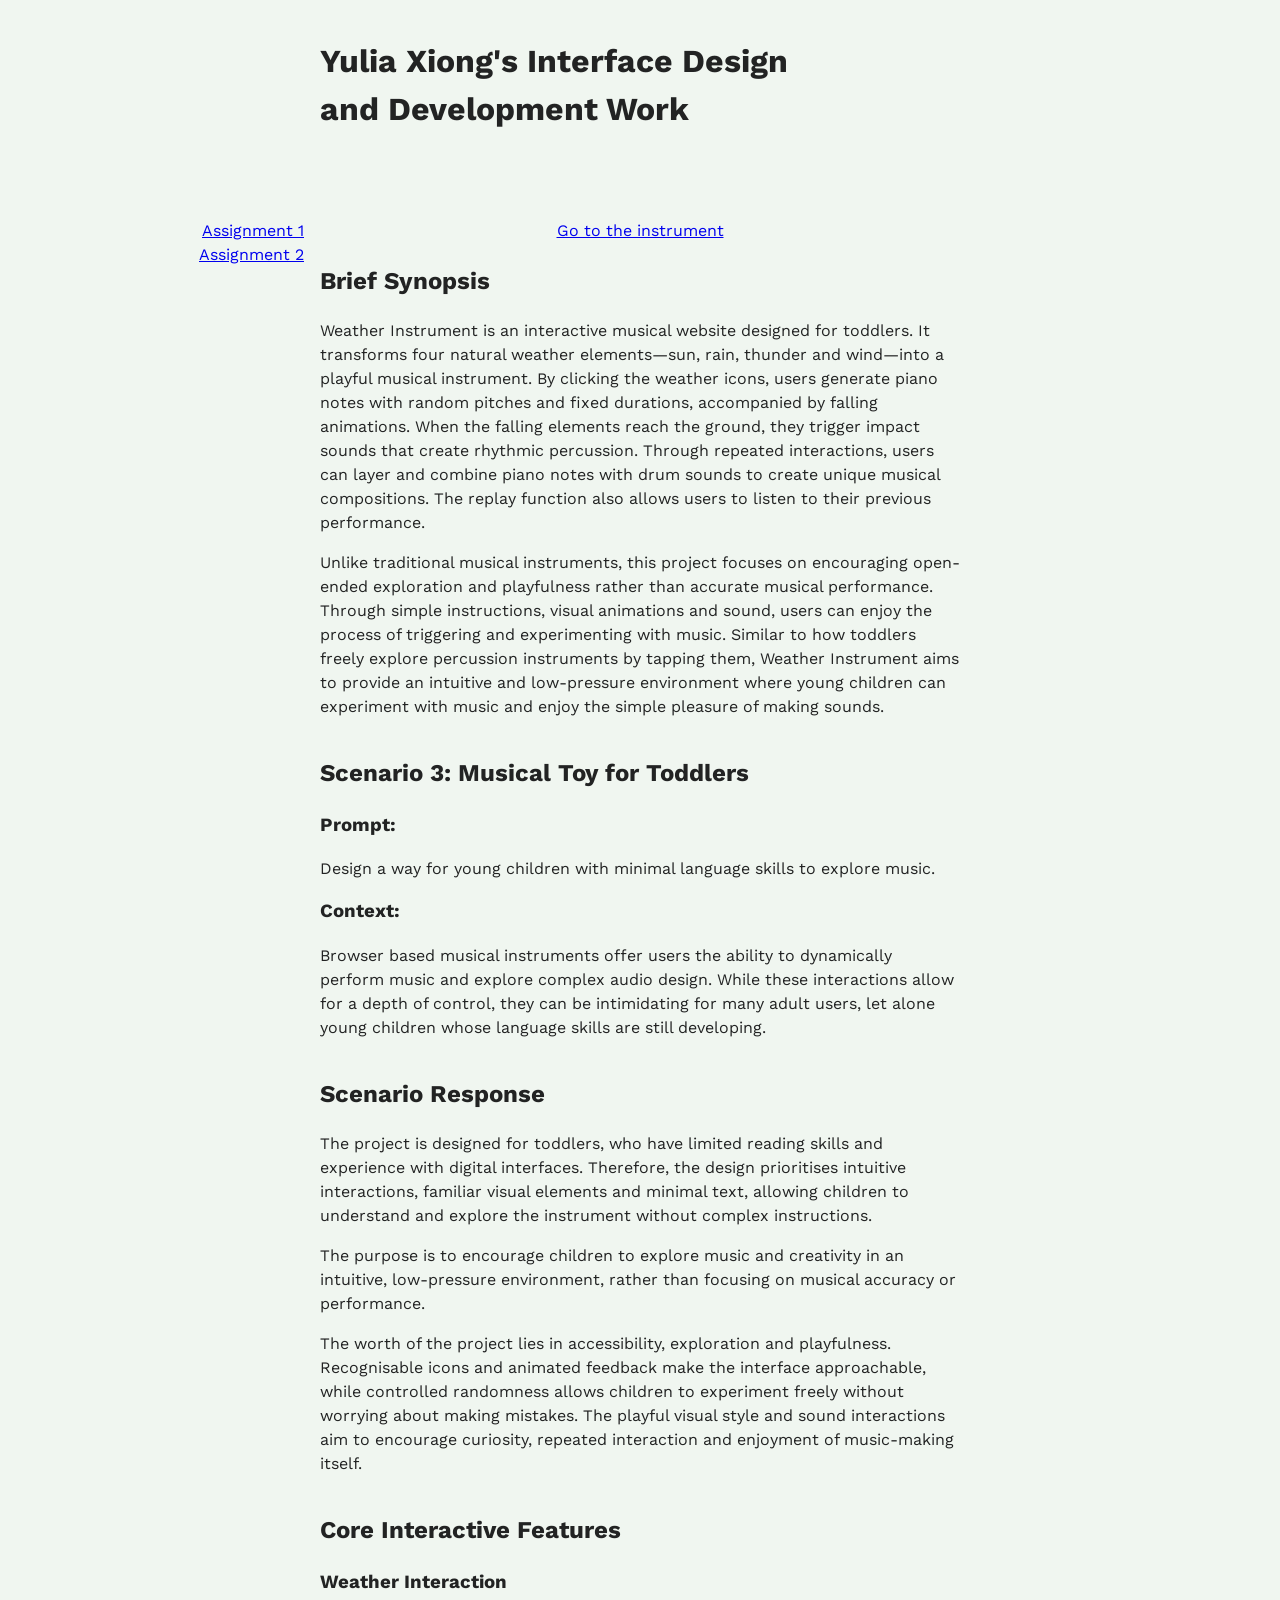
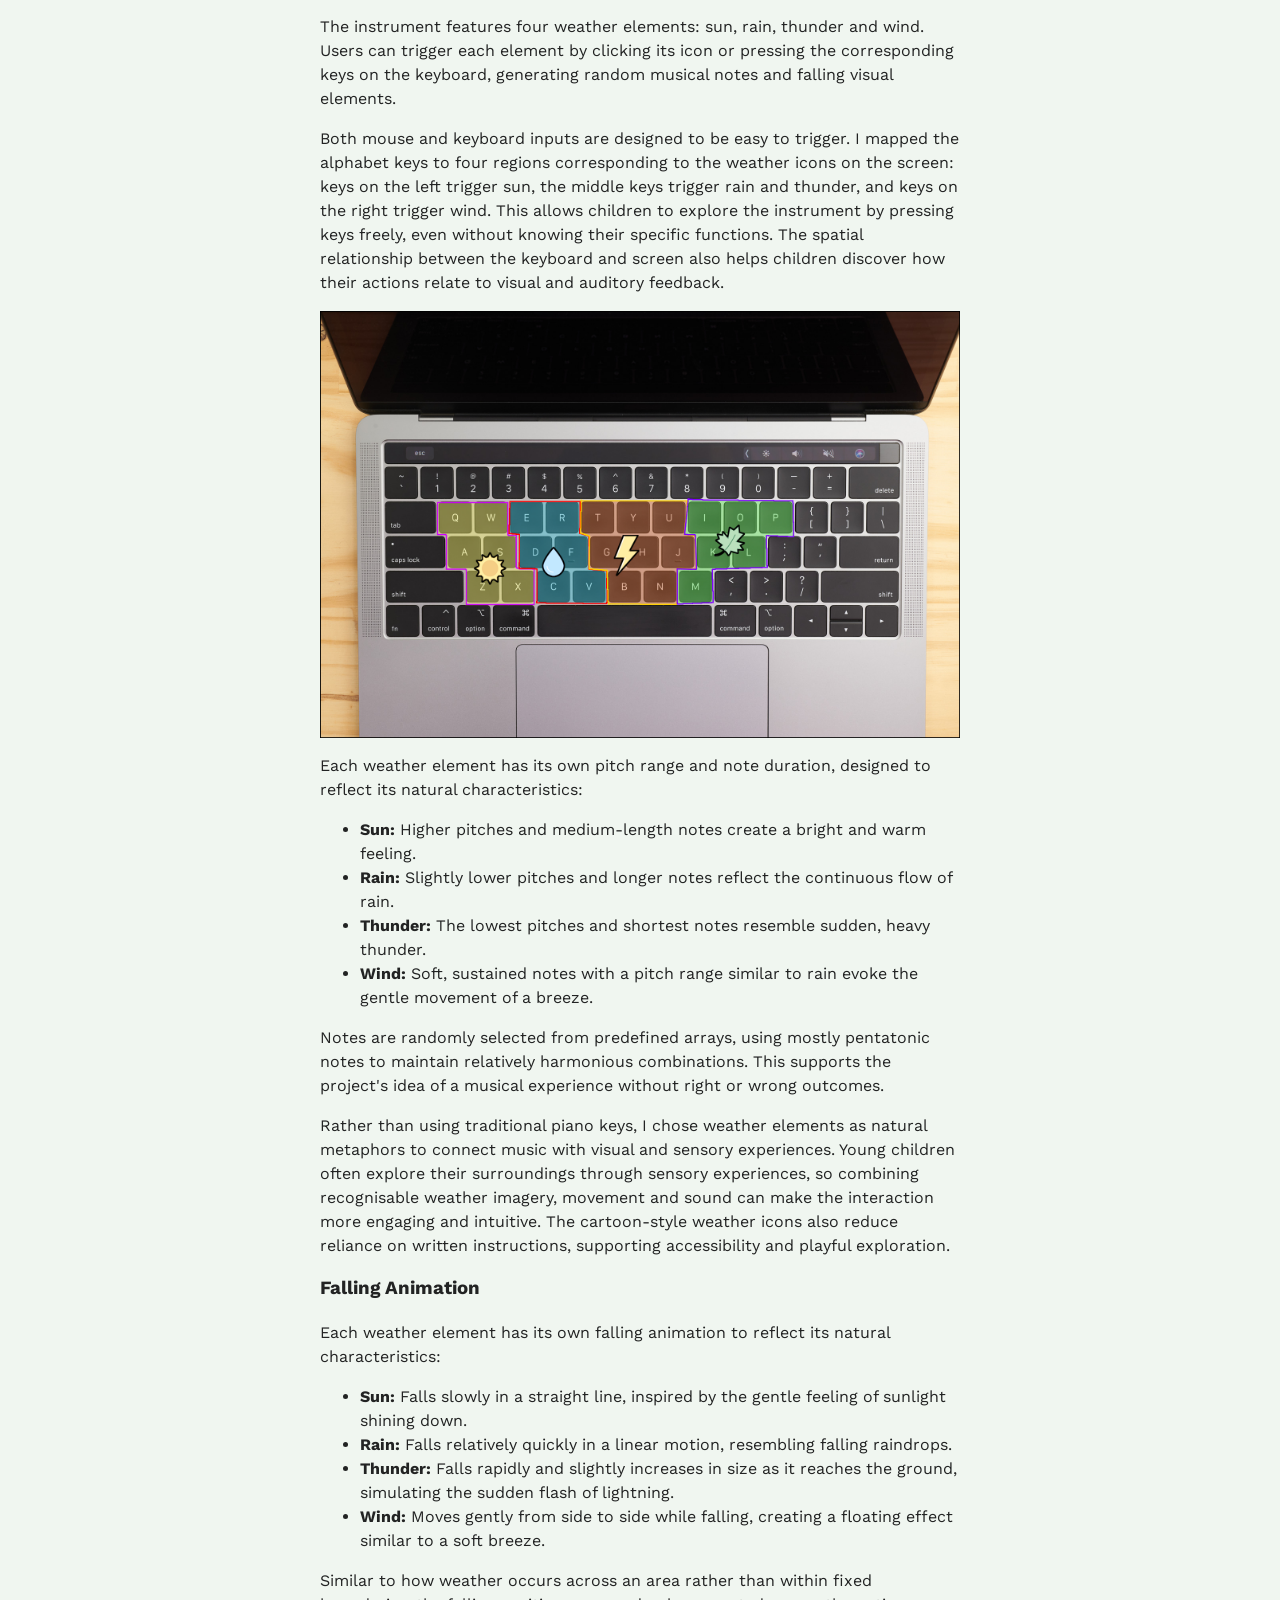
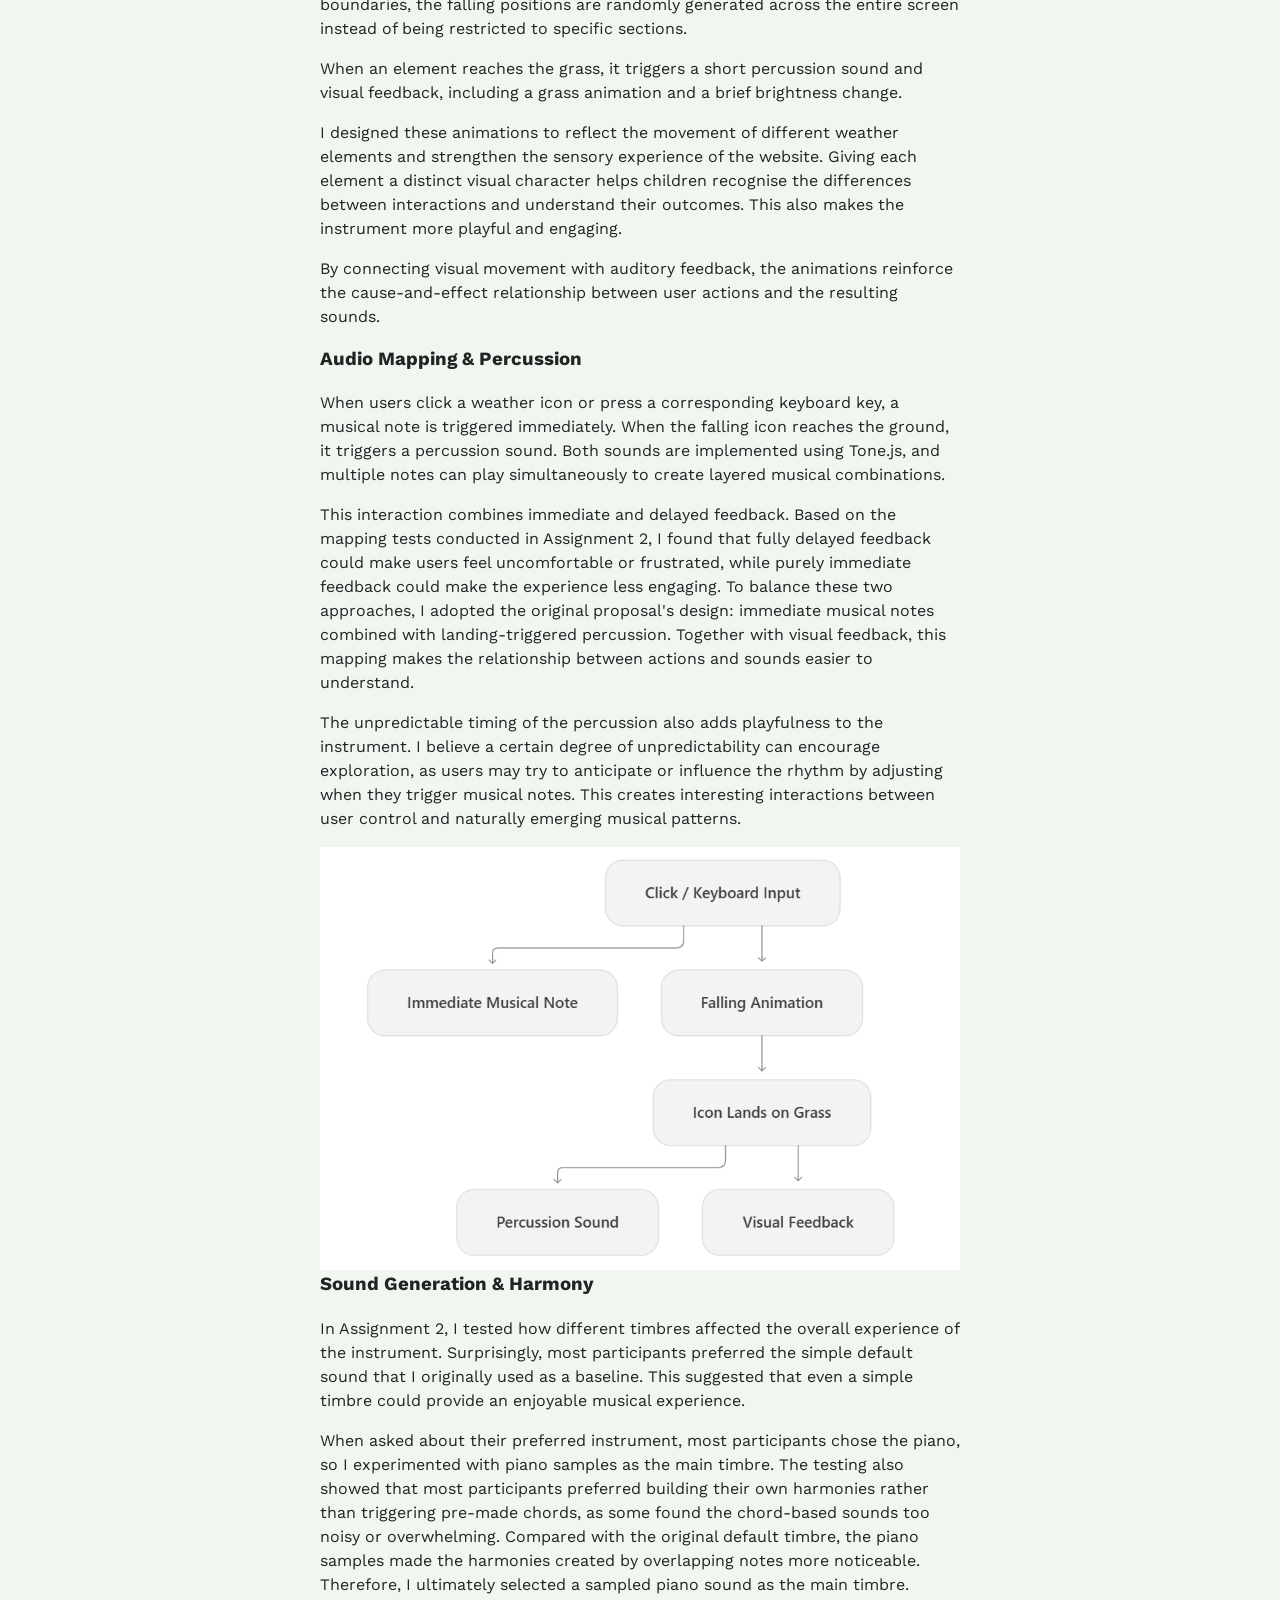
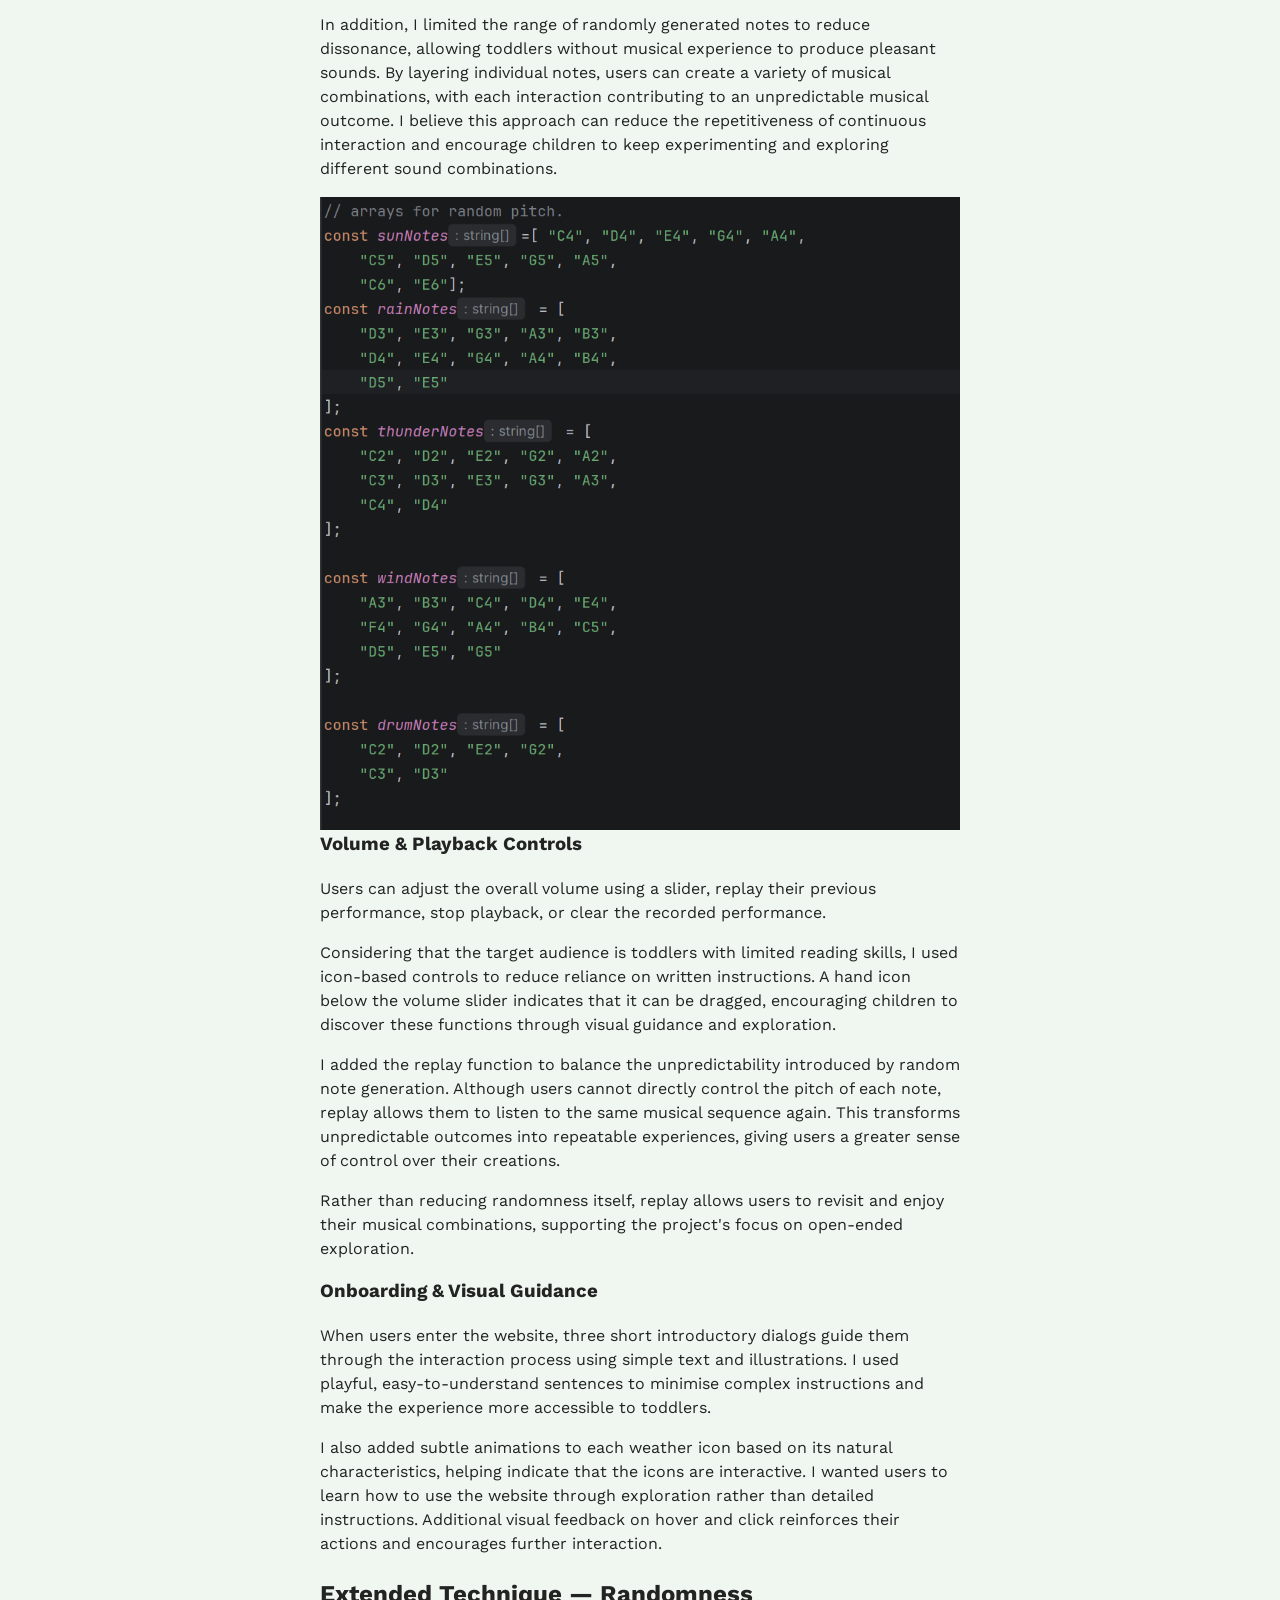
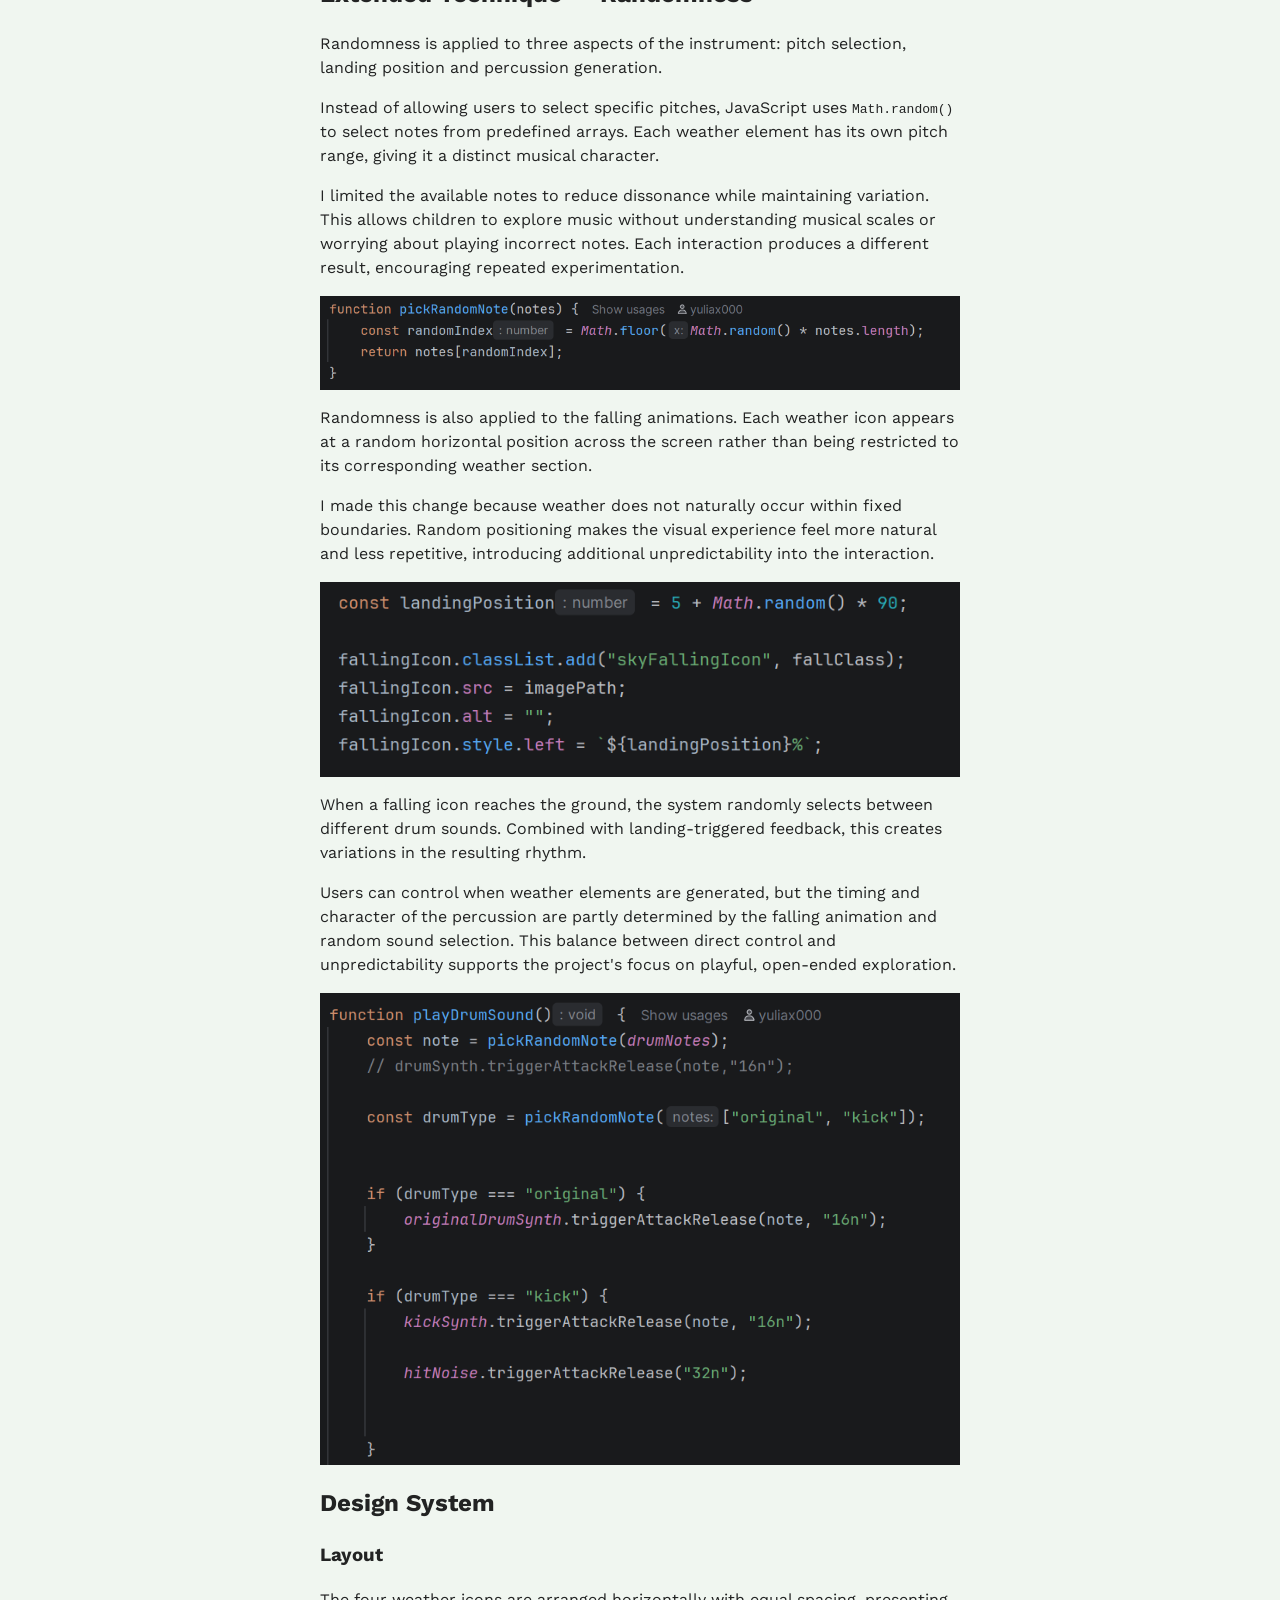
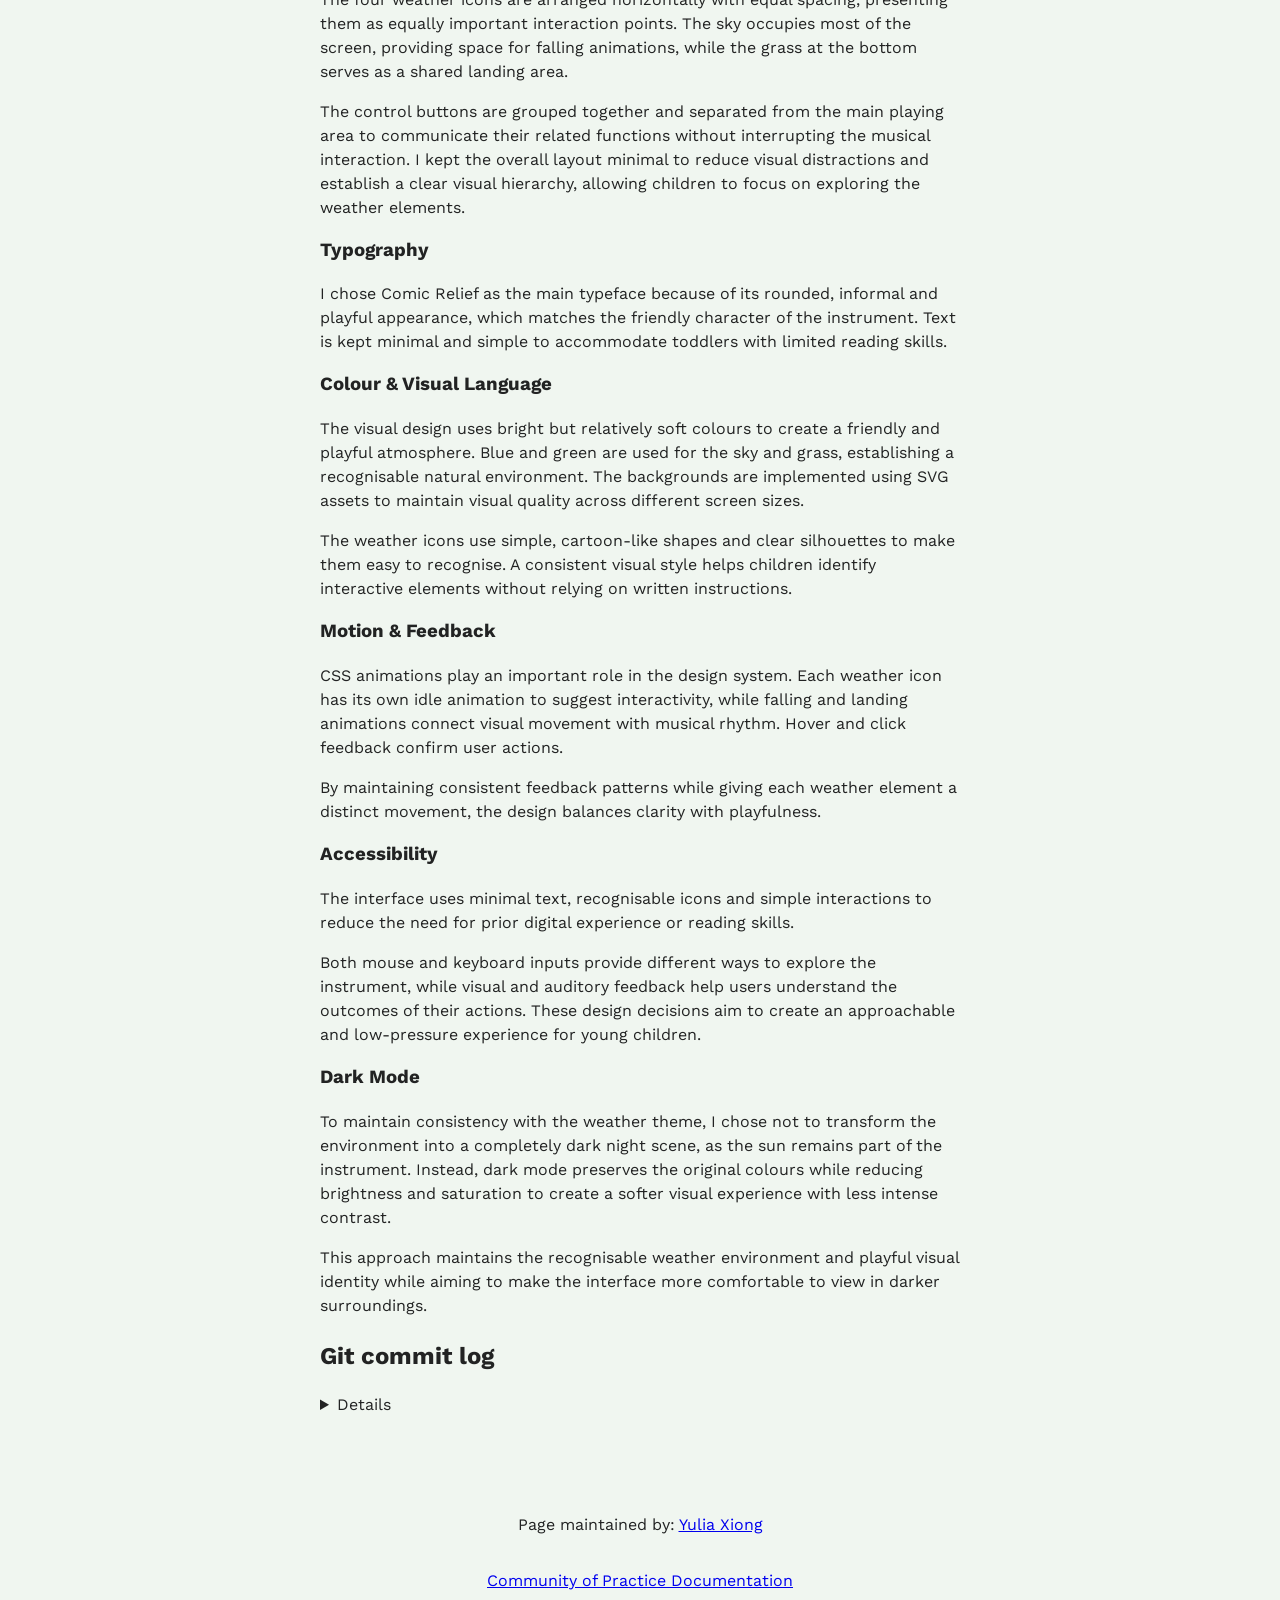
<file: index.html>
<!doctype html>
<html lang="en">
<head>
    <meta charset="UTF-8">
    <meta name="viewport"
          content="width=device-width, user-scalable=no, initial-scale=1.0, maximum-scale=1.0, minimum-scale=1.0">
    <meta http-equiv="X-UA-Compatible" content="ie=edge">

<!-- !!!!! -->
<!--    change this to refer to your specific page  -->
    <title>Yulia's Work Index</title>

<!-- !!!!! -->
<!--  change this to your preferred icon  -->
    <!-- favicon was sourced from favicon.io but the original graphics are copyright 2020 Twitter, Inc
    and other contributors -->
    <!-- They are licensed under CC-BY 4.0 as linked below -->
    <!-- https://creativecommons.org/licenses/by/4.0/ -->
    <link rel="icon" type="image/png" href="./assets/icons/cat.png">

    <link rel="stylesheet" href="reset.css">
    <link rel="stylesheet" href="style.css">
</head>
<body>

    <header>
<!-- !!!!! -->
<!--    change this to your preferred online name  -->
        <h1>Yulia Xiong's Interface Design and Development Work</h1>
    </header>

    <div class="mainNavContainer">

        <nav>
            <a href="./assignment1.html">Assignment 1</a>
            <a href="./assignment2.html">Assignment 2</a>
        </nav>

        <main>
<!--            <section id="intro-section">-->
<!--                <p>Lorem ipsum dolor sit amet, consectetur adipiscing elit. In ultrices ipsum eu urna dictum imperdiet. Proin mollis non eros ac ultricies. Aenean faucibus ex non imperdiet tincidunt. Donec ac enim vel velit tristique interdum nec non sapien. Aenean blandit eleifend odio, nec faucibus mi accumsan eget. Pellentesque luctus orci sit amet lorem varius, sit amet vehicula odio rutrum. Praesent nec pretium lacus. Phasellus bibendum sapien leo, ac accumsan tellus luctus eget. Vestibulum volutpat sapien vel tortor euismod scelerisque. Sed luctus finibus leo. Pellentesque finibus hendrerit porta. Nulla feugiat leo eu imperdiet ultrices. Cras vestibulum leo vel arcu dictum imperdiet. Ut vehicula neque sed libero mattis, quis pharetra nunc tempor.-->

<!--                    Donec maximus ligula sit amet congue tincidunt. Maecenas aliquam a dolor id interdum. Integer sagittis justo sapien, nec semper enim sollicitudin a. Ut hendrerit nisi quis metus pretium, facilisis pretium dolor blandit. Nullam vitae neque nibh. Ut quis sapien quam. Curabitur dignissim tortor nec nibh faucibus, aliquet volutpat turpis vestibulum. Sed in condimentum arcu. Integer pulvinar lobortis nulla. Donec iaculis, tortor nec commodo posuere, justo est luctus neque, nec euismod elit turpis id nisl.-->

<!--                    Morbi non ex rutrum est fermentum ornare a eu ante. Nulla volutpat iaculis justo ut ultrices. Sed vel scelerisque ipsum, at dignissim augue. Nunc finibus posuere aliquam. Donec nec augue feugiat, ullamcorper dui ut, dapibus urna. Nulla quis porttitor urna. Mauris sapien lacus, dapibus quis euismod id, fermentum sed tellus. Maecenas dignissim fringilla tortor et consectetur.-->

<!--                    Cras sed tortor mi. Etiam odio augue, varius a sapien ac, faucibus mollis ipsum. Etiam quis lectus turpis. Proin quis tortor lorem. Suspendisse ultricies ipsum sit amet sem cursus efficitur. Quisque sed feugiat diam, sed dignissim sapien. Maecenas vel risus eu lectus blandit tincidunt a eget ante. Quisque tincidunt sapien ut vehicula finibus. Nam et auctor velit, ut cursus nisl. Curabitur eu orci ipsum. Lorem ipsum dolor sit amet, consectetur adipiscing elit. Sed ultricies arcu a imperdiet porta.</p>-->
<!--            </section>-->
            <section id="linkToProject">
                <a href=" https://yuliax000.github.io/weatheraudioinstrument/">Go to the instrument</a>
            </section>


            <section id="brief-synopsis">
                <h2>Brief Synopsis</h2>

                <p>
                    Weather Instrument is an interactive musical website designed
                    for toddlers. It transforms four natural weather elements—sun,
                    rain, thunder and wind—into a playful musical instrument.
                    By clicking the weather icons, users generate piano notes
                    with random pitches and fixed durations, accompanied by
                    falling animations. When the falling elements reach the ground,
                    they trigger impact sounds that create rhythmic percussion.
                    Through repeated interactions, users can layer and combine
                    piano notes with drum sounds to create unique musical
                    compositions. The replay function also allows users to
                    listen to their previous performance.
                </p>

                <p>
                    Unlike traditional musical instruments, this project focuses
                    on encouraging open-ended exploration and playfulness rather
                    than accurate musical performance. Through simple instructions,
                    visual animations and sound, users can enjoy the process of
                    triggering and experimenting with music. Similar to how toddlers
                    freely explore percussion instruments by tapping them,
                    Weather Instrument aims to provide an intuitive and low-pressure
                    environment where young children can experiment with music
                    and enjoy the simple pleasure of making sounds.
                </p>
            </section>


            <section id="design-scenario">
                <h2>Scenario 3: Musical Toy for Toddlers</h2>

                <h3>Prompt:</h3>
                <p>
                    Design a way for young children with minimal language skills
                    to explore music.
                </p>

                <h3>Context:</h3>
                <p>
                    Browser based musical instruments offer users the ability
                    to dynamically perform music and explore complex audio design.
                    While these interactions allow for a depth of control,
                    they can be intimidating for many adult users, let alone
                    young children whose language skills are still developing.
                </p>
            </section>


            <section id="scenario-response">
                <h2>Scenario Response</h2>

                <p>
                    The project is designed for toddlers, who have limited reading
                    skills and experience with digital interfaces. Therefore, the
                    design prioritises intuitive interactions, familiar visual
                    elements and minimal text, allowing children to understand
                    and explore the instrument without complex instructions.
                </p>

                <p>
                    The purpose is to encourage children to explore music and
                    creativity in an intuitive, low-pressure environment, rather
                    than focusing on musical accuracy or performance.
                </p>

                <p>
                    The worth of the project lies in accessibility, exploration
                    and playfulness. Recognisable icons and animated feedback
                    make the interface approachable, while controlled randomness
                    allows children to experiment freely without worrying about
                    making mistakes. The playful visual style and sound
                    interactions aim to encourage curiosity, repeated interaction
                    and enjoyment of music-making itself.
                </p>
            </section>


            <section id="core-interactive-features">
                <h2>Core Interactive Features</h2>

                <section id="weather-interaction">
                    <h3>Weather Interaction</h3>

                    <p>
                        The instrument features four weather elements: sun, rain,
                        thunder and wind. Users can trigger each element by clicking
                        its icon or pressing the corresponding keys on the keyboard,
                        generating random musical notes and falling visual elements.
                    </p>

                    <p>
                        Both mouse and keyboard inputs are designed to be easy to
                        trigger. I mapped the alphabet keys to four regions
                        corresponding to the weather icons on the screen: keys on
                        the left trigger sun, the middle keys trigger rain and
                        thunder, and keys on the right trigger wind. This allows
                        children to explore the instrument by pressing keys freely,
                        even without knowing their specific functions. The spatial
                        relationship between the keyboard and screen also helps
                        children discover how their actions relate to visual and
                        auditory feedback.
                    </p>
                    <img src="./assets/keyboard-mapping.png" alt="keyboardMapping">

                    <p>
                        Each weather element has its own pitch range and note
                        duration, designed to reflect its natural characteristics:
                    </p>

                    <ul>
                        <li>
                            <strong>Sun:</strong>
                            Higher pitches and medium-length notes create a bright
                            and warm feeling.
                        </li>

                        <li>
                            <strong>Rain:</strong>
                            Slightly lower pitches and longer notes reflect the
                            continuous flow of rain.
                        </li>

                        <li>
                            <strong>Thunder:</strong>
                            The lowest pitches and shortest notes resemble sudden,
                            heavy thunder.
                        </li>

                        <li>
                            <strong>Wind:</strong>
                            Soft, sustained notes with a pitch range similar to rain
                            evoke the gentle movement of a breeze.
                        </li>
                    </ul>

                    <p>
                        Notes are randomly selected from predefined arrays, using
                        mostly pentatonic notes to maintain relatively harmonious
                        combinations. This supports the project's idea of a musical
                        experience without right or wrong outcomes.
                    </p>

                    <p>
                        Rather than using traditional piano keys, I chose weather
                        elements as natural metaphors to connect music with visual
                        and sensory experiences. Young children often explore their
                        surroundings through sensory experiences, so combining
                        recognisable weather imagery, movement and sound can make
                        the interaction more engaging and intuitive. The
                        cartoon-style weather icons also reduce reliance on written
                        instructions, supporting accessibility and playful
                        exploration.
                    </p>

                </section>


                <section id="falling-animation">
                    <h3>Falling Animation</h3>

                    <p>
                        Each weather element has its own falling animation to reflect
                        its natural characteristics:
                    </p>

                    <ul>
                        <li>
                            <strong>Sun:</strong>
                            Falls slowly in a straight line, inspired by the gentle
                            feeling of sunlight shining down.
                        </li>

                        <li>
                            <strong>Rain:</strong>
                            Falls relatively quickly in a linear motion,
                            resembling falling raindrops.
                        </li>

                        <li>
                            <strong>Thunder:</strong>
                            Falls rapidly and slightly increases in size as it
                            reaches the ground, simulating the sudden flash
                            of lightning.
                        </li>

                        <li>
                            <strong>Wind:</strong>
                            Moves gently from side to side while falling,
                            creating a floating effect similar to a soft breeze.
                        </li>
                    </ul>

                    <p>
                        Similar to how weather occurs across an area rather than
                        within fixed boundaries, the falling positions are randomly
                        generated across the entire screen instead of being restricted
                        to specific sections.
                    </p>

                    <p>
                        When an element reaches the grass, it triggers a short
                        percussion sound and visual feedback, including a grass
                        animation and a brief brightness change.
                    </p>

                    <p>
                        I designed these animations to reflect the movement of
                        different weather elements and strengthen the sensory
                        experience of the website. Giving each element a distinct
                        visual character helps children recognise the differences
                        between interactions and understand their outcomes.
                        This also makes the instrument more playful and engaging.
                    </p>

                    <p>
                        By connecting visual movement with auditory feedback,
                        the animations reinforce the cause-and-effect relationship
                        between user actions and the resulting sounds.
                    </p>
                </section>

                <section id="audio-mapping">
                    <h3>Audio Mapping &amp; Percussion</h3>

                    <p>
                        When users click a weather icon or press a corresponding
                        keyboard key, a musical note is triggered immediately.
                        When the falling icon reaches the ground, it triggers
                        a percussion sound. Both sounds are implemented using
                        Tone.js, and multiple notes can play simultaneously to
                        create layered musical combinations.
                    </p>

                    <p>
                        This interaction combines immediate and delayed feedback.
                        Based on the mapping tests conducted in Assignment 2,
                        I found that fully delayed feedback could make users feel
                        uncomfortable or frustrated, while purely immediate
                        feedback could make the experience less engaging.
                        To balance these two approaches, I adopted the original
                        proposal's design: immediate musical notes combined with
                        landing-triggered percussion. Together with visual
                        feedback, this mapping makes the relationship between
                        actions and sounds easier to understand.
                    </p>

                    <p>
                        The unpredictable timing of the percussion also adds
                        playfulness to the instrument. I believe a certain degree
                        of unpredictability can encourage exploration, as users
                        may try to anticipate or influence the rhythm by adjusting
                        when they trigger musical notes. This creates interesting
                        interactions between user control and naturally emerging
                        musical patterns.
                    </p>

                    <img src="./assets/flowchart.png" alt="flowChart">
                </section>


                <section id="sound-generation">
                    <h3>Sound Generation &amp; Harmony</h3>

                    <p>
                        In Assignment 2, I tested how different timbres affected
                        the overall experience of the instrument. Surprisingly,
                        most participants preferred the simple default sound
                        that I originally used as a baseline. This suggested
                        that even a simple timbre could provide an enjoyable
                        musical experience.
                    </p>

                    <p>
                        When asked about their preferred instrument, most
                        participants chose the piano, so I experimented with
                        piano samples as the main timbre. The testing also showed
                        that most participants preferred building their own
                        harmonies rather than triggering pre-made chords, as some
                        found the chord-based sounds too noisy or overwhelming.
                        Compared with the original default timbre, the piano
                        samples made the harmonies created by overlapping notes
                        more noticeable. Therefore, I ultimately selected a
                        sampled piano sound as the main timbre.
                    </p>

                    <p>
                        In addition, I limited the range of randomly generated
                        notes to reduce dissonance, allowing toddlers without
                        musical experience to produce pleasant sounds. By layering
                        individual notes, users can create a variety of musical
                        combinations, with each interaction contributing to an
                        unpredictable musical outcome. I believe this approach
                        can reduce the repetitiveness of continuous interaction
                        and encourage children to keep experimenting and exploring
                        different sound combinations.
                    </p>
                    <img src="./assets/random-notes.png" alt="randomNotes">
                </section>

                <section id="volume-playback-controls">
                    <h3>Volume &amp; Playback Controls</h3>

                    <p>
                        Users can adjust the overall volume using a slider,
                        replay their previous performance, stop playback,
                        or clear the recorded performance.
                    </p>

                    <p>
                        Considering that the target audience is toddlers with
                        limited reading skills, I used icon-based controls to
                        reduce reliance on written instructions. A hand icon
                        below the volume slider indicates that it can be dragged,
                        encouraging children to discover these functions through
                        visual guidance and exploration.
                    </p>

                    <p>
                        I added the replay function to balance the unpredictability
                        introduced by random note generation. Although users cannot
                        directly control the pitch of each note, replay allows
                        them to listen to the same musical sequence again.
                        This transforms unpredictable outcomes into repeatable
                        experiences, giving users a greater sense of control
                        over their creations.
                    </p>

                    <p>
                        Rather than reducing randomness itself, replay allows
                        users to revisit and enjoy their musical combinations,
                        supporting the project's focus on open-ended exploration.
                    </p>
                </section>

                <section id="onboarding-visual-guidance">
                    <h3>Onboarding &amp; Visual Guidance</h3>

                    <p>
                        When users enter the website, three short introductory
                        dialogs guide them through the interaction process using
                        simple text and illustrations. I used playful,
                        easy-to-understand sentences to minimise complex
                        instructions and make the experience more accessible
                        to toddlers.
                    </p>

                    <p>
                        I also added subtle animations to each weather icon
                        based on its natural characteristics, helping indicate
                        that the icons are interactive. I wanted users to learn
                        how to use the website through exploration rather than
                        detailed instructions. Additional visual feedback on
                        hover and click reinforces their actions and encourages
                        further interaction.
                    </p>
                </section>

                <section id="extended-technique">
                    <h2>Extended Technique — Randomness</h2>

                    <p>
                        Randomness is applied to three aspects of the instrument:
                        pitch selection, landing position and
                            percussion generation.
                    </p>
                    

                    <p>
                        Instead of allowing users to select specific pitches,
                        JavaScript uses <code>Math.random()</code> to select notes
                        from predefined arrays. Each weather element has its own
                        pitch range, giving it a distinct musical character.
                    </p>

                    <p>
                        I limited the available notes to reduce dissonance while
                        maintaining variation. This allows children to explore
                        music without understanding musical scales or worrying
                        about playing incorrect notes. Each interaction produces
                        a different result, encouraging repeated experimentation.
                    </p>
                    <img src="./assets/random-pitch-code.png" alt="randomPitchCode">


                    <p>
                        Randomness is also applied to the falling animations.
                        Each weather icon appears at a random horizontal position
                        across the screen rather than being restricted to its
                        corresponding weather section.
                    </p>

                    <p>
                        I made this change because weather does not naturally
                        occur within fixed boundaries. Random positioning makes
                        the visual experience feel more natural and less repetitive,
                        introducing additional unpredictability into the interaction.
                    </p>
                    <img src="./assets/random-position-code.png" alt="randomPositionCode">


                    <p>
                        When a falling icon reaches the ground, the system randomly
                        selects between different drum sounds. Combined with
                        landing-triggered feedback, this creates variations in
                        the resulting rhythm.
                    </p>

                    <p>
                        Users can control when weather elements are generated,
                        but the timing and character of the percussion are partly
                        determined by the falling animation and random sound
                        selection. This balance between direct control and
                        unpredictability supports the project's focus on playful,
                        open-ended exploration.
                    </p>
                    <img src="./assets/random-drum-code.png" alt="randomeDrumCode">
                </section>


                <section id="design-system">
                    <h2>Design System</h2>

                    <section id="layout">
                        <h3>Layout</h3>

                        <p>
                            The four weather icons are arranged horizontally with
                            equal spacing, presenting them as equally important
                            interaction points. The sky occupies most of the screen,
                            providing space for falling animations, while the grass
                            at the bottom serves as a shared landing area.
                        </p>

                        <p>
                            The control buttons are grouped together and separated
                            from the main playing area to communicate their related
                            functions without interrupting the musical interaction.
                            I kept the overall layout minimal to reduce visual
                            distractions and establish a clear visual hierarchy,
                            allowing children to focus on exploring the weather elements.
                        </p>
                    </section>

                    <section id="typography">
                        <h3>Typography</h3>

                        <p>
                            I chose Comic Relief as the main typeface because of its
                            rounded, informal and playful appearance, which matches
                            the friendly character of the instrument. Text is kept
                            minimal and simple to accommodate toddlers with limited
                            reading skills.
                        </p>
                    </section>

                    <section id="colour-visual-language">
                        <h3>Colour &amp; Visual Language</h3>

                        <p>
                            The visual design uses bright but relatively soft colours
                            to create a friendly and playful atmosphere. Blue and green
                            are used for the sky and grass, establishing a recognisable
                            natural environment. The backgrounds are implemented using
                            SVG assets to maintain visual quality across different
                            screen sizes.
                        </p>

                        <p>
                            The weather icons use simple, cartoon-like shapes and clear
                            silhouettes to make them easy to recognise. A consistent
                            visual style helps children identify interactive elements
                            without relying on written instructions.
                        </p>
                    </section>

                    <section id="motion-feedback">
                        <h3>Motion &amp; Feedback</h3>

                        <p>
                            CSS animations play an important role in the design system.
                            Each weather icon has its own idle animation to suggest
                            interactivity, while falling and landing animations connect
                            visual movement with musical rhythm. Hover and click
                            feedback confirm user actions.
                        </p>

                        <p>
                            By maintaining consistent feedback patterns while giving
                            each weather element a distinct movement, the design
                            balances clarity with playfulness.
                        </p>
                    </section>

                    <section id="accessibility">
                        <h3>Accessibility</h3>

                        <p>
                            The interface uses minimal text, recognisable icons and
                            simple interactions to reduce the need for prior digital
                            experience or reading skills.
                        </p>

                        <p>
                            Both mouse and keyboard inputs provide different ways to
                            explore the instrument, while visual and auditory feedback
                            help users understand the outcomes of their actions.
                            These design decisions aim to create an approachable and
                            low-pressure experience for young children.
                        </p>
                    </section>

                    <section id="dark-mode">
                        <h3>Dark Mode</h3>

                        <p>
                            To maintain consistency with the weather theme, I chose
                            not to transform the environment into a completely dark
                            night scene, as the sun remains part of the instrument.
                            Instead, dark mode preserves the original colours while
                            reducing brightness and saturation to create a softer
                            visual experience with less intense contrast.
                        </p>

                        <p>
                            This approach maintains the recognisable weather
                            environment and playful visual identity while aiming
                            to make the interface more comfortable to view in
                            darker surroundings.
                        </p>
                    </section>
                </section>

            <section id="git-commit-log">
                <h2>Git commit log</h2>
                <details>

                    <table>

                        <thead><tr>

                            <th>Author</th>
                            <th>Date</th>
                            <th>Subject</th>
                            <th>Body</th>

                        </tr></thead>

                        <tbody>

                        <tr>

                            <td>yuliax000</td>
                            <td>Wed Jul 29 15:17:33 2026 +1000</td>
                            <td> adding the first button</td>
                            <td>create new html, css and javascript document. Import Tone.js,  add function to play a note and link it to the sound check button</td>

                        </tr>

                        <tr>

                            <td>yuliax000</td>
                            <td>Wed Aug 12 14:49:34 2026 +1000</td>
                            <td>add a modal and button</td>
                            <td>add a modal and button at the start of website</td>

                        </tr>

                        <tr>

                            <td>yuliax000</td>
                            <td>Wed Aug 12 14:56:32 2026 +1000</td>
                            <td>run toneInit</td>
                            <td>add a function called toneInit,  to run it after dialog closed</td>

                        </tr>

                        <tr>

                            <td>yuliax000</td>
                            <td>Wed Aug 12 15:55:33 2026 +1000</td>
                            <td>we added design system css</td>
                            <td>set up some variables for color and applied style to dialog box</td>

                        </tr>

                        <tr>

                            <td>yuliax000</td>
                            <td>Thu Aug 13 13:53:53 2026 +1000</td>
                            <td>change color</td>
                            <td></td>

                        </tr>

                        <tr>

                            <td>yuliax000</td>
                            <td>Sat Aug 15 16:34:33 2026 +1000</td>
                            <td>divide the sections and add container</td>
                            <td>I add weather container and drum container to the page.</td>

                        </tr>

                        <tr>

                            <td>yuliax000</td>
                            <td>Sat Aug 15 17:30:50 2026 +1000</td>
                            <td>add id to all sections</td>
                            <td></td>

                        </tr>

                        <tr>

                            <td>yuliax000</td>
                            <td>Sat Aug 15 19:29:17 2026 +1000</td>
                            <td>bind click events to these sections</td>
                            <td>I bound click events to some sample notes to these sections</td>

                        </tr>

                        <tr>

                            <td>yuliax000</td>
                            <td>Sun Aug 16 14:00:31 2026 +1000</td>
                            <td>add click events</td>
                            <td>I add basic click events to sections</td>

                        </tr>

                        <tr>

                            <td>yuliax000</td>
                            <td>Sun Aug 16 15:20:46 2026 +1000</td>
                            <td>add emoji visual effects</td>
                            <td>I add some basic emoji falling animation to each event listener.</td>

                        </tr>

                        <tr>

                            <td>yuliax000</td>
                            <td>Sun Aug 16 15:40:05 2026 +1000</td>
                            <td>random pitch and drum setting</td>
                            <td>I add random pitch to each section and add drum sound after animation end to pretend it crashed</td>

                        </tr>

                        <tr>

                            <td>yuliax000</td>
                            <td>Mon Aug 24 12:00:29 2026 +1000</td>
                            <td>add some animation for hitting drum</td>
                            <td></td>

                        </tr>

                        <tr>

                            <td>yuliax000</td>
                            <td>Mon Aug 24 17:24:09 2026 +1000</td>
                            <td>test branch change</td>
                            <td></td>

                        </tr>

                        <tr>

                            <td>yuliax000</td>
                            <td>Mon Aug 24 17:24:57 2026 +1000</td>
                            <td>adding text to Sun</td>
                            <td></td>

                        </tr>

                        <tr>

                            <td>yuliax000</td>
                            <td>Mon Aug 24 17:30:32 2026 +1000</td>
                            <td>change note length</td>
                            <td></td>

                        </tr>

                        <tr>

                            <td>yuliax000</td>
                            <td>Mon Aug 24 17:47:23 2026 +1000</td>
                            <td>only add oscillator</td>
                            <td></td>

                        </tr>

                        <tr>

                            <td>yuliax000</td>
                            <td>Mon Aug 24 17:56:35 2026 +1000</td>
                            <td>temporarily save the version with reverb</td>
                            <td></td>

                        </tr>

                        <tr>

                            <td>yuliax000</td>
                            <td>Tue Sep 15 15:49:12 2026 +1000</td>
                            <td>adjust drum sound</td>
                            <td>I adjust the drum sound</td>

                        </tr>

                        <tr>

                            <td>yuliax000</td>
                            <td>Tue Sep 15 16:05:14 2026 +1000</td>
                            <td>wear headphones</td>
                            <td>I add "Please wear headphones for the best experience" to intro</td>

                        </tr>

                        <tr>

                            <td>yuliax000</td>
                            <td>Tue Sep 15 16:26:33 2026 +1000</td>
                            <td>change icon</td>
                            <td></td>

                        </tr>

                        <tr>

                            <td>yuliax000</td>
                            <td>Tue Sep 15 21:03:58 2026 +1000</td>
                            <td>change thunder timbre</td>
                            <td></td>

                        </tr>

                        <tr>

                            <td>yuliax000</td>
                            <td>Tue Sep 15 21:15:44 2026 +1000</td>
                            <td>commit_history output</td>
                            <td></td>

                        </tr>

                        <tr>

                            <td>yuliax000</td>
                            <td>Wed Sep 23 15:15:55 2026 +1000</td>
                            <td>add the audio slider to html and css</td>
                            <td>I added a audio slider to html and css file. Haven't connected to the real function</td>

                        </tr>

                        <tr>

                            <td>yuliax000</td>
                            <td>Wed Sep 23 15:18:02 2026 +1000</td>
                            <td>adjusting the layout</td>
                            <td>I find that the page can be scrolled down while I don't want that. As a result I change the css of main container</td>

                        </tr>

                        <tr>

                            <td>yuliax000</td>
                            <td>Wed Sep 23 15:25:25 2026 +1000</td>
                            <td>adding style to slider</td>
                            <td>I add some customized style to the slider</td>

                        </tr>

                        <tr>

                            <td>yuliax000</td>
                            <td>Wed Sep 23 15:34:51 2026 +1000</td>
                            <td>change emoji hand to picture</td>
                            <td>I change the emoji hand,  which is underneath the slider,  to picture</td>

                        </tr>

                        <tr>

                            <td>yuliax000</td>
                            <td>Thu Sep 24 16:46:54 2026 +1000</td>
                            <td>dark mode</td>
                            <td>I implemented the dark mode because I find the borders are invisible in dark mode</td>

                        </tr>

                        <tr>

                            <td>yuliax000</td>
                            <td>Thu Sep 24 17:28:29 2026 +1000</td>
                            <td>commit history</td>
                            <td></td>

                        </tr>

                        <tr>

                            <td>yuliax000</td>
                            <td>Thu Sep 24 18:19:29 2026 +1000</td>
                            <td>adding comments</td>
                            <td></td>

                        </tr>

                        <tr>

                            <td>yuliax000</td>
                            <td>Tue Oct 6 20:26:00 2026 +1100</td>
                            <td>adding hand icon</td>
                            <td>I added a hand icon to indicates the volume slider</td>

                        </tr>

                        <tr>

                            <td>yuliax000</td>
                            <td>Tue Oct 6 20:57:13 2026 +1100</td>
                            <td>replace the emoji to image</td>
                            <td></td>

                        </tr>

                        <tr>

                            <td>yuliax000</td>
                            <td>Wed Oct 7 13:35:12 2026 +1100</td>
                            <td>adjusting the position of icons</td>
                            <td></td>

                        </tr>

                        <tr>

                            <td>yuliax000</td>
                            <td>Wed Oct 7 13:55:13 2026 +1100</td>
                            <td>Merge branch 'soundTest1'</td>
                            <td></td>

                        </tr>

                        <tr>

                            <td>yuliax000</td>
                            <td>Wed Oct 7 13:57:35 2026 +1100</td>
                            <td>Update main.js</td>
                            <td></td>

                        </tr>

                        <tr>

                            <td>yuliax000</td>
                            <td>Wed Oct 7 14:06:33 2026 +1100</td>
                            <td>resolve the problem caused by accidentally merge</td>
                            <td></td>

                        </tr>

                        <tr>

                            <td>yuliax000</td>
                            <td>Wed Oct 7 14:14:01 2026 +1100</td>
                            <td>adding grass pop up function in js</td>
                            <td></td>

                        </tr>

                        <tr>

                            <td>yuliax000</td>
                            <td>Wed Oct 7 14:21:14 2026 +1100</td>
                            <td>adding visual to the drum land</td>
                            <td>I let the grass randomly generated in the drum land,  but it feels not that match...It might need more consideration</td>

                        </tr>

                        <tr>

                            <td>yuliax000</td>
                            <td>Wed Oct 7 14:55:47 2026 +1100</td>
                            <td>change the falling logic</td>
                            <td>adding function to allow icons falling from sky and grass appears in the corresponding position</td>

                        </tr>

                        <tr>

                            <td>yuliax000</td>
                            <td>Wed Oct 7 15:02:30 2026 +1100</td>
                            <td>adding style to the grass</td>
                            <td></td>

                        </tr>

                        <tr>

                            <td>yuliax000</td>
                            <td>Wed Oct 7 15:17:29 2026 +1100</td>
                            <td>delete the border</td>
                            <td></td>

                        </tr>

                        <tr>

                            <td>yuliax000</td>
                            <td>Wed Oct 7 15:26:39 2026 +1100</td>
                            <td>trying to draw background in css</td>
                            <td></td>

                        </tr>

                        <tr>

                            <td>yuliax000</td>
                            <td>Thu Oct 8 14:48:09 2026 +1100</td>
                            <td>adding background svg</td>
                            <td></td>

                        </tr>

                        <tr>

                            <td>yuliax000</td>
                            <td>Thu Oct 8 15:22:29 2026 +1100</td>
                            <td>night mode</td>
                            <td>I adjust the appearance of night mode</td>

                        </tr>

                        <tr>

                            <td>yuliax000</td>
                            <td>Thu Oct 8 16:05:43 2026 +1100</td>
                            <td>adding effects to sun icon</td>
                            <td></td>

                        </tr>

                        <tr>

                            <td>yuliax000</td>
                            <td>Thu Oct 8 16:13:55 2026 +1100</td>
                            <td>adding rain animation and effects</td>
                            <td></td>

                        </tr>

                        <tr>

                            <td>yuliax000</td>
                            <td>Thu Oct 8 16:24:07 2026 +1100</td>
                            <td>thunder effects</td>
                            <td></td>

                        </tr>

                        <tr>

                            <td>yuliax000</td>
                            <td>Sat Oct 10 21:35:52 2026 +1100</td>
                            <td>adjusting wind animation and sun animation</td>
                            <td></td>

                        </tr>

                        <tr>

                            <td>yuliax000</td>
                            <td>Sat Oct 10 21:45:11 2026 +1100</td>
                            <td>adjusting sound effects</td>
                            <td></td>

                        </tr>

                        <tr>

                            <td>yuliax000</td>
                            <td>Sat Oct 10 21:53:18 2026 +1100</td>
                            <td>use piano sampler.</td>
                            <td>I shift to Tone.Sampler to implement more piano effects</td>

                        </tr>

                        <tr>

                            <td>yuliax000</td>
                            <td>Sun Oct 11 16:18:20 2026 +1100</td>
                            <td>adjust drum notes</td>
                            <td>low notes to higher notes</td>

                        </tr>

                        <tr>

                            <td>yuliax000</td>
                            <td>Sun Oct 11 16:24:26 2026 +1100</td>
                            <td>choose among 3 versions drum synth</td>
                            <td></td>

                        </tr>

                        <tr>

                            <td>yuliax000</td>
                            <td>Sun Oct 11 16:30:20 2026 +1100</td>
                            <td>adding class to falling weather icons</td>
                            <td></td>

                        </tr>

                        <tr>

                            <td>yuliax000</td>
                            <td>Sun Oct 11 16:36:17 2026 +1100</td>
                            <td>adding sun falling animation</td>
                            <td></td>

                        </tr>

                        <tr>

                            <td>yuliax000</td>
                            <td>Sun Oct 11 16:42:08 2026 +1100</td>
                            <td>adding rain animation</td>
                            <td></td>

                        </tr>

                        <tr>

                            <td>yuliax000</td>
                            <td>Sun Oct 11 20:03:44 2026 +1100</td>
                            <td>thunder animation</td>
                            <td></td>

                        </tr>

                        <tr>

                            <td>yuliax000</td>
                            <td>Sun Oct 11 20:15:21 2026 +1100</td>
                            <td>wind animation</td>
                            <td></td>

                        </tr>

                        <tr>

                            <td>yuliax000</td>
                            <td>Sun Oct 11 20:22:37 2026 +1100</td>
                            <td>adjust new drum synth</td>
                            <td>I add a group of new synth to provide the drum sound. The next step is to mix the two drum sound randomly</td>

                        </tr>

                        <tr>

                            <td>yuliax000</td>
                            <td>Sun Oct 11 20:31:36 2026 +1100</td>
                            <td>mix the two drum synth</td>
                            <td>let them randomly appear</td>

                        </tr>

                        <tr>

                            <td>yuliax000</td>
                            <td>Sun Oct 11 21:38:52 2026 +1100</td>
                            <td>adding replay function</td>
                            <td></td>

                        </tr>

                        <tr>

                            <td>yuliax000</td>
                            <td>Mon Oct 12 15:16:03 2026 +1100</td>
                            <td>adding replay/stop/clear button to the html</td>
                            <td></td>

                        </tr>

                        <tr>

                            <td>yuliax000</td>
                            <td>Mon Oct 12 19:34:22 2026 +1100</td>
                            <td>upload img for buttons</td>
                            <td>adding assets and adjust the layout of buttons</td>

                        </tr>

                        <tr>

                            <td>yuliax000</td>
                            <td>Mon Oct 12 19:38:52 2026 +1100</td>
                            <td>adding stop replay function</td>
                            <td></td>

                        </tr>

                        <tr>

                            <td>yuliax000</td>
                            <td>Mon Oct 12 19:41:47 2026 +1100</td>
                            <td>adding clear function and stop function</td>
                            <td></td>

                        </tr>

                        <tr>

                            <td>yuliax000</td>
                            <td>Mon Oct 12 19:45:03 2026 +1100</td>
                            <td>fix bugs</td>
                            <td>fix bugs of the replay fucntion</td>

                        </tr>

                        <tr>

                            <td>yuliax000</td>
                            <td>Mon Oct 12 19:50:17 2026 +1100</td>
                            <td>icons feedback and dark mode</td>
                            <td>adding icons feedback and suit the dark mode</td>

                        </tr>

                        <tr>

                            <td>yuliax000</td>
                            <td>Mon Oct 12 19:59:43 2026 +1100</td>
                            <td>adding dark mode to thunder</td>
                            <td>adding dark mode to thunder and slider</td>

                        </tr>

                        <tr>

                            <td>yuliax000</td>
                            <td>Mon Oct 12 20:31:53 2026 +1100</td>
                            <td>bonding keyboard with weather</td>
                            <td></td>

                        </tr>

                        <tr>

                            <td>yuliax000</td>
                            <td>Mon Oct 12 20:53:26 2026 +1100</td>
                            <td>adding keyboard feedback</td>
                            <td>I add keyboard feedback and edit css to let the falling icons disappearing position become lower</td>

                        </tr>

                        <tr>

                            <td>yuliax000</td>
                            <td>Wed Oct 14 15:18:13 2026 +1100</td>
                            <td>adding comments about dialog structure</td>
                            <td></td>

                        </tr>

                        <tr>

                            <td>yuliax000</td>
                            <td>Wed Oct 14 23:59:41 2026 +1100</td>
                            <td>adding functional intro..no style</td>
                            <td></td>

                        </tr>

                        <tr>

                            <td>yuliax000</td>
                            <td>Thu Oct 15 16:51:13 2026 +1100</td>
                            <td>adding skip button to the introdialog</td>
                            <td></td>

                        </tr>

                        <tr>

                            <td>yuliax000</td>
                            <td>Thu Oct 15 17:39:51 2026 +1100</td>
                            <td>adding style to dialog..</td>
                            <td>I adjust the information and style of the dialog</td>

                        </tr>

                        <tr>

                            <td>yuliax000</td>
                            <td>Thu Oct 15 17:44:26 2026 +1100</td>
                            <td>adjusting the skip button's position</td>
                            <td>move to top-right corner</td>

                        </tr>

                        <tr>

                            <td>yuliax000</td>
                            <td>Thu Oct 15 17:55:29 2026 +1100</td>
                            <td>edit button and style of instruction</td>
                            <td>characterizing instruction dialog</td>

                        </tr>

                        <tr>

                            <td>yuliax000</td>
                            <td>Fri Oct 16 16:54:14 2026 +1100</td>
                            <td>adding help button and code comments</td>
                            <td>adding help button navigating users to the intro page. and adding some code comments.</td>

                        </tr>

                        <tr>

                            <td>yuliax000</td>
                            <td>Fri Oct 16 20:10:50 2026 +1100</td>
                            <td>update icon</td>
                            <td></td>

                        </tr>

                        <tr>

                            <td>yuliax000</td>
                            <td>Sat Oct 17 16:31:44 2026 +1100</td>
                            <td>csv</td>
                            <td></td>

                        </tr>

                        </tbody>

                    </table>
                </details>
            </section>




            </section>






        </main>

        <!-- this is an empty element which helps with spacing -->
        <aside></aside>

    </div>

    <footer>
        <p>
<!-- !!!!! -->
<!--    change this to your preferred online name and update link to refer to your github page  -->
            Page maintained by:
            <a href="https://github.com/yuliax000/specialisationWorkIndex" target="_blank">
            Yulia Xiong
            </a>
        </p>
        <p>
            <a href="https://au.miro.com/app/board/u3jVOf5rZ-E=/?share_link_id=3414443768">Community of Practice Documentation</a>
        </p>
    </footer>
</body>
</html>
</file>
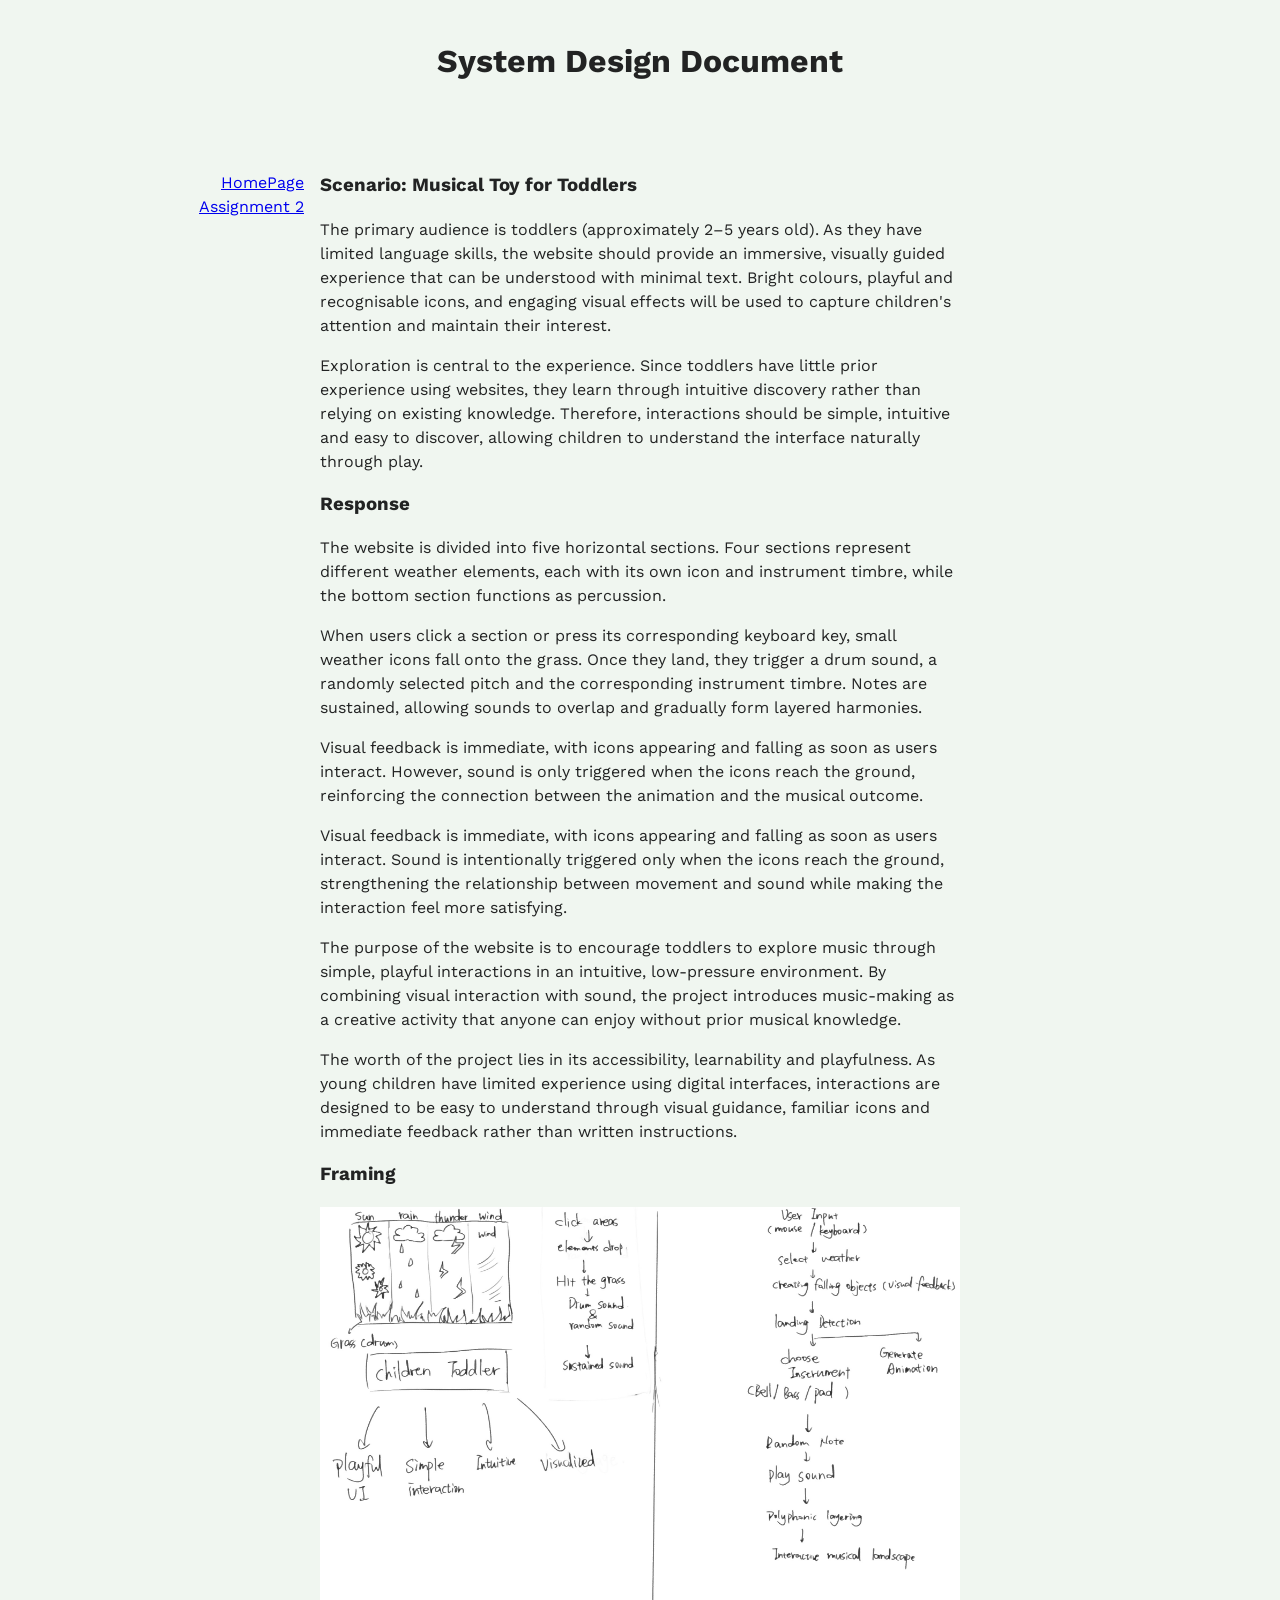
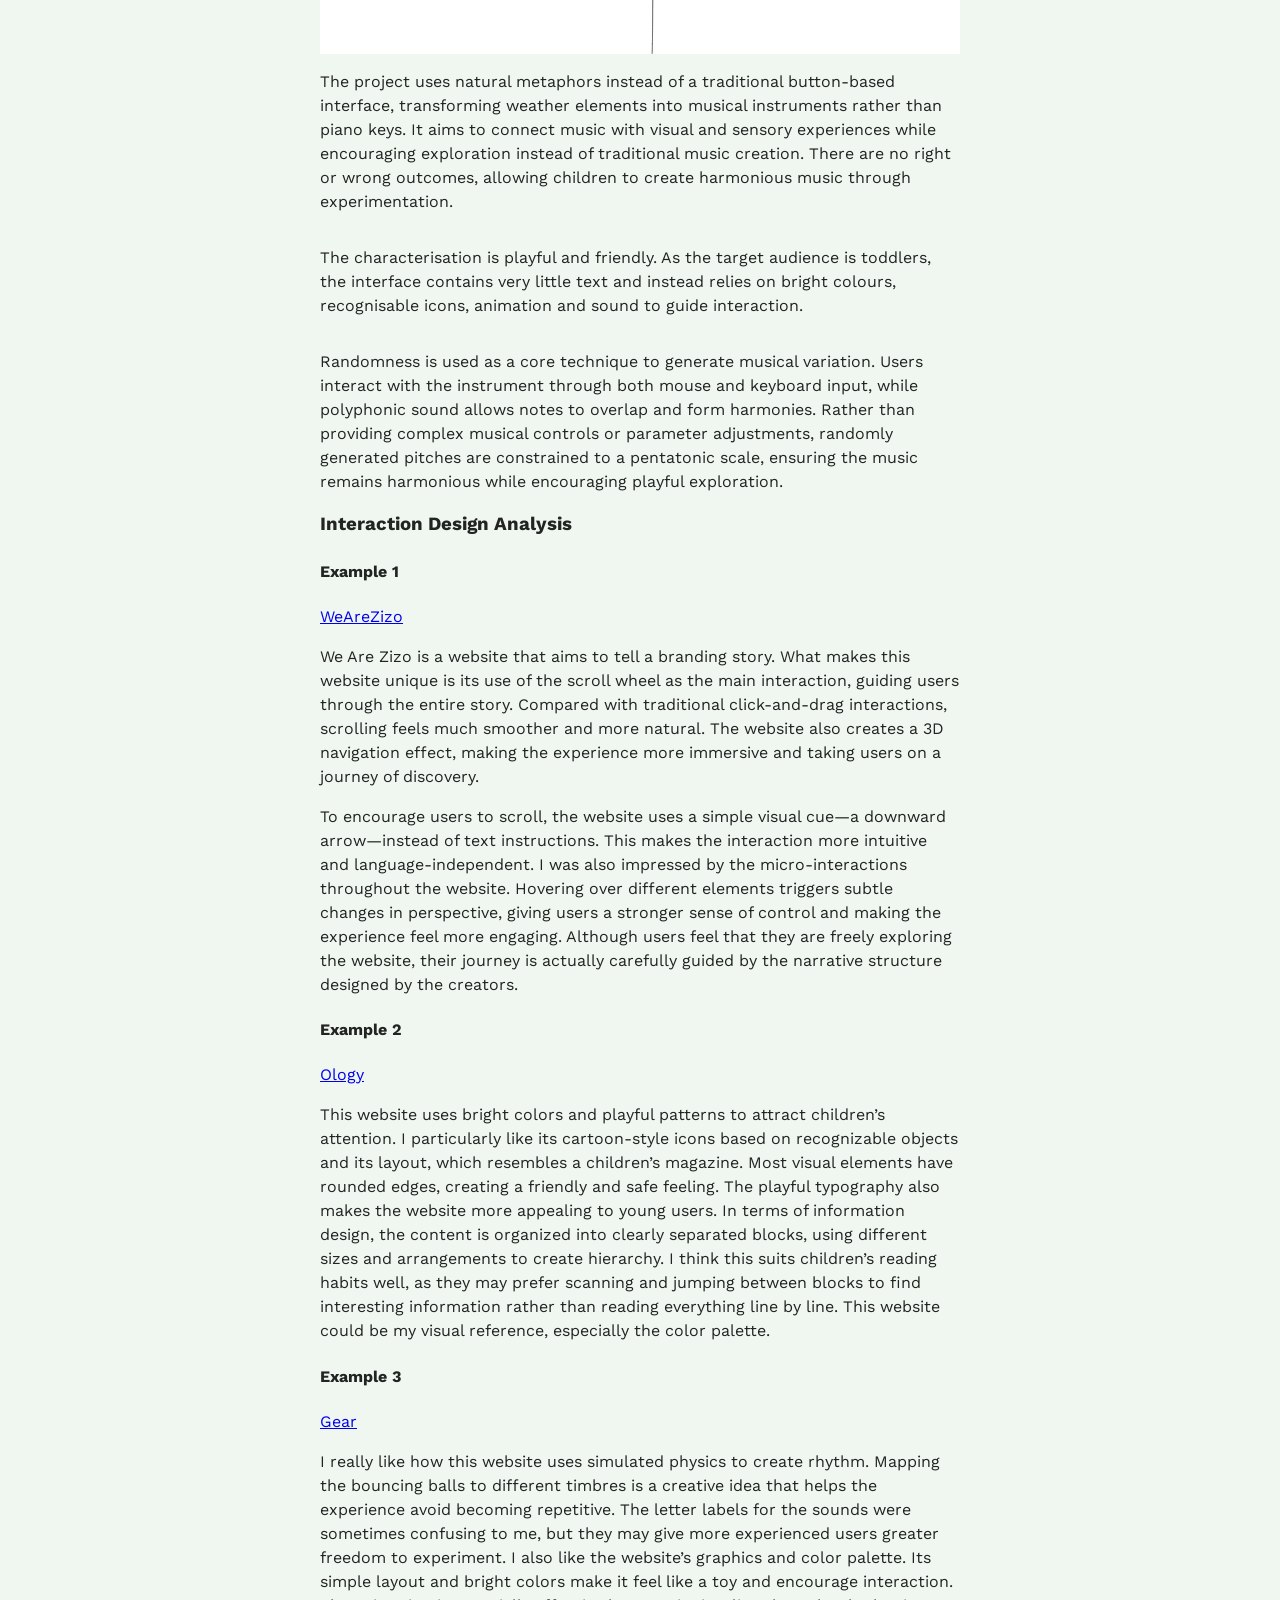
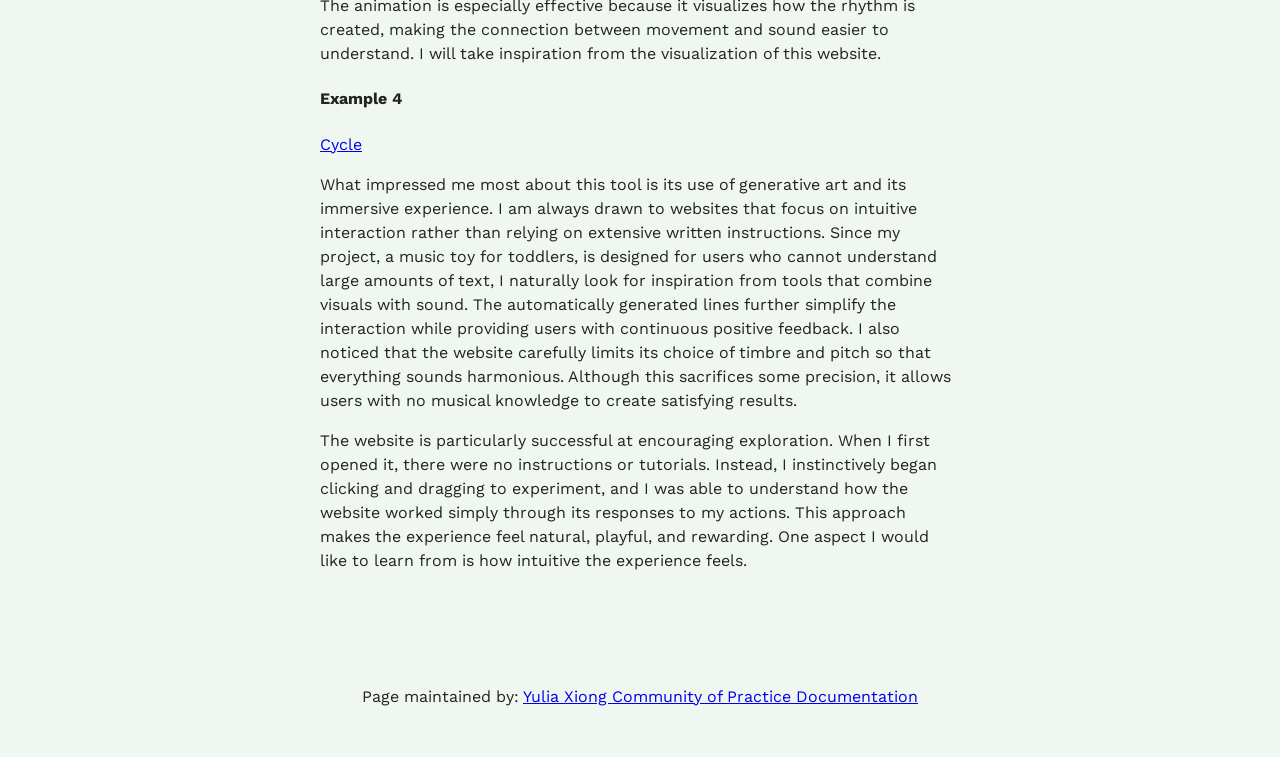
<file: assignment1.html>
<!doctype html>
<html lang="en">
<head>
    <meta charset="UTF-8">
    <meta name="viewport"
          content="width=device-width, user-scalable=no, initial-scale=1.0, maximum-scale=1.0, minimum-scale=1.0">
    <meta http-equiv="X-UA-Compatible" content="ie=edge">

<!-- !!!!! -->
<!--    change this to refer to your specific page  -->
    <title>Yulia's Assignment 1</title>

<!-- !!!!! -->
<!--  change this to your preferred icon  -->
    <!-- favicon was sourced from favicon.io but the original graphics are copyright 2020 Twitter, Inc
    and other contributors -->
    <!-- They are licensed under CC-BY 4.0 as linked below -->
    <!-- https://creativecommons.org/licenses/by/4.0/ -->
    <link rel="icon" type="image/png" href="./assets/icons/cat.png">

    <link rel="stylesheet" href="reset.css">
    <link rel="stylesheet" href="style.css">
</head>
<body>

    <header>
<!-- !!!!! -->
<!--    change this to your preferred online name  -->
        <h1>System Design Document</h1>
    </header>

    <div class="mainNavContainer">

        <nav>
            <a href="./index.html">HomePage</a>
            <a href="./assignment2.html">Assignment 2</a>
        </nav>

        <main>


            <section id="scenario-section">
                <h3>Scenario: Musical Toy for Toddlers</h3>
                <p>The primary audience is toddlers (approximately 2–5 years old). As they have limited language skills, the website should provide an immersive, visually guided experience that can be understood with minimal text. Bright colours, playful and recognisable icons, and engaging visual effects will be used to capture children's attention and maintain their interest.
                </p>
                <p>Exploration is central to the experience. Since toddlers have little prior experience using websites, they learn through intuitive discovery rather than relying on existing knowledge. Therefore, interactions should be simple, intuitive and easy to discover, allowing children to understand the interface naturally through play.</p>
                

            </section>



            <section id="response-section">
                <h3>Response</h3>

                <p>The website is divided into five horizontal sections. Four sections represent different weather elements, each with its own icon and instrument timbre, while the bottom section functions as percussion.
                </p>
                When users click a section or press its corresponding keyboard key, small weather icons fall onto the grass. Once they land, they trigger a drum sound, a randomly selected pitch and the corresponding instrument timbre. Notes are sustained, allowing sounds to overlap and gradually form layered harmonies.                <p>Visual feedback is immediate, with icons appearing and falling as soon as users interact. However, sound is only triggered when the icons reach the ground, reinforcing the connection between the animation and the musical outcome.
                </p>
                <p>Visual feedback is immediate, with icons appearing and falling as soon as users interact. Sound is intentionally triggered only when the icons reach the ground, strengthening the relationship between movement and sound while making the interaction feel more satisfying.</p>
                <p>The purpose of the website is to encourage toddlers to explore music through simple, playful interactions in an intuitive, low-pressure environment. By combining visual interaction with sound, the project introduces music-making as a creative activity that anyone can enjoy without prior musical knowledge.</p>
                <p>The worth of the project lies in its accessibility, learnability and playfulness. As young children have limited experience using digital interfaces, interactions are designed to be easy to understand through visual guidance, familiar icons and immediate feedback rather than written instructions.</p>



            </section>

            <section id="framing-section">
                <h3>Framing</h3>
                <img src="./assets/framing.jpg" alt="framingPng">

                <p>The project uses natural metaphors instead of a traditional button-based interface, transforming weather elements into musical instruments rather than piano keys. It aims to connect music with visual and sensory experiences while encouraging exploration instead of traditional music creation. There are no right or wrong outcomes, allowing children to create harmonious music through experimentation.</p>
               <p>The characterisation is playful and friendly. As the target audience is toddlers, the interface contains very little text and instead relies on bright colours, recognisable icons, animation and sound to guide interaction.</p>
                <p>Randomness is used as a core technique to generate musical variation. Users interact with the instrument through both mouse and keyboard input, while polyphonic sound allows notes to overlap and form harmonies. Rather than providing complex musical controls or parameter adjustments, randomly generated pitches are constrained to a pentatonic scale, ensuring the music remains harmonious while encouraging playful exploration.</p>


            </section>

            <section id="analysis-section">
                <h3>Interaction Design Analysis</h3>
                <h4>Example 1</h4>
                <a href="https://wearezizo.com/">WeAreZizo</a>
                <p>We Are Zizo is a website that aims to tell a branding story. What makes this website unique is its use of the scroll wheel as the main interaction, guiding users through the entire story. Compared with traditional click-and-drag interactions, scrolling feels much smoother and more natural. The website also creates a 3D navigation effect, making the experience more immersive and taking users on a journey of discovery.
                </p>
                <p>To encourage users to scroll, the website uses a simple visual cue—a downward arrow—instead of text instructions. This makes the interaction more intuitive and language-independent. I was also impressed by the micro-interactions throughout the website. Hovering over different elements triggers subtle changes in perspective, giving users a stronger sense of control and making the experience feel more engaging. Although users feel that they are freely exploring the website, their journey is actually carefully guided by the narrative structure designed by the creators.</p>

                <h4>Example 2</h4>
                <a href="https://www.amnh.org/explore/ology">Ology</a>
                <p>This website uses bright colors and playful patterns to attract children’s attention. I particularly like its cartoon-style icons based on recognizable objects and its layout, which resembles a children’s magazine. Most visual elements have rounded edges, creating a friendly and safe feeling. The playful typography also makes the website more appealing to young users.
                    In terms of information design, the content is organized into clearly separated blocks, using different sizes and arrangements to create hierarchy. I think this suits children’s reading habits well, as they may prefer scanning and jumping between blocks to find interesting information rather than reading everything line by line. This website could be my visual reference, especially the color palette.
                </p>
                <h4>Example 3</h4>
                <a href="https://10kdrummachines.com/machines/gear-ratio/gear">Gear</a>
                <p>I really like how this website uses simulated physics to create rhythm. Mapping the bouncing balls to different timbres is a creative idea that helps the experience avoid becoming repetitive. The letter labels for the sounds were sometimes confusing to me, but they may give more experienced users greater freedom to experiment.
                    I also like the website’s graphics and color palette. Its simple layout and bright colors make it feel like a toy and encourage interaction. The animation is especially effective because it visualizes how the rhythm is created, making the connection between movement and sound easier to understand. I will take inspiration from the visualization of this website.

                </p>
                <h4>Example 4</h4>
                <a href="https://aurensnyder.com/JUNK/cycle.html">Cycle</a>
                <p>What impressed me most about this tool is its use of generative art and its immersive experience. I am always drawn to websites that focus on intuitive interaction rather than relying on extensive written instructions. Since my project, a music toy for toddlers, is designed for users who cannot understand large amounts of text, I naturally look for inspiration from tools that combine visuals with sound.
                    The automatically generated lines further simplify the interaction while providing users with continuous positive feedback. I also noticed that the website carefully limits its choice of timbre and pitch so that everything sounds harmonious. Although this sacrifices some precision, it allows users with no musical knowledge to create satisfying results.
                </p>
                <p>The website is particularly successful at encouraging exploration. When I first opened it, there were no instructions or tutorials. Instead, I instinctively began clicking and dragging to experiment, and I was able to understand how the website worked simply through its responses to my actions. This approach makes the experience feel natural, playful, and rewarding. One aspect I would like to learn from is how intuitive the experience feels.

                </p>
<!--                <h4>Example 5</h4>-->
<!--                <a href="https://femurdesign.com/blokdust/">Blokdust</a>-->
<!--                <p>What impressed me most about BlokDust was its interaction design. The main interaction feels similar to building with blocks, making it appear simple and intuitive while supporting surprisingly complex music creation.-->
<!--                </p>-->
<!--                <p>When I first opened the website, I skipped the tutorial and could not figure out how to make a sound. Its clean layout, bold colors, and clear visual hierarchy made me expect a more intuitive experience, but I realized the tutorial was actually essential.-->
<!--                    This reminded me that a simple-looking interface does not always create a simple user experience. Since my project is designed for toddlers, I want to avoid interactions that rely on instructions. However, I really like the way BlokDust visualizes music through visual elements, making sound easier to understand. This is something I would like to adapt in my music toy.-->

<!--                </p>-->



            </section>
        </main>

        <!-- this is an empty element which helps with spacing -->
        <aside></aside>

    </div>

    <footer>
        <p>
<!-- !!!!! -->
<!--    change this to your preferred online name and update link to refer to your GitHub page  -->
            Page maintained by:
            <a href="https://github.com/yuliax000/specialisationWorkIndex" target="_blank">
            Yulia Xiong
            </a>

            <a href="https://au.miro.com/app/board/u3jVOf5rZ-E=/?share_link_id=3414443768">Community of Practice Documentation</a>
        </p>
    </footer>
</body>
</html>
</file>
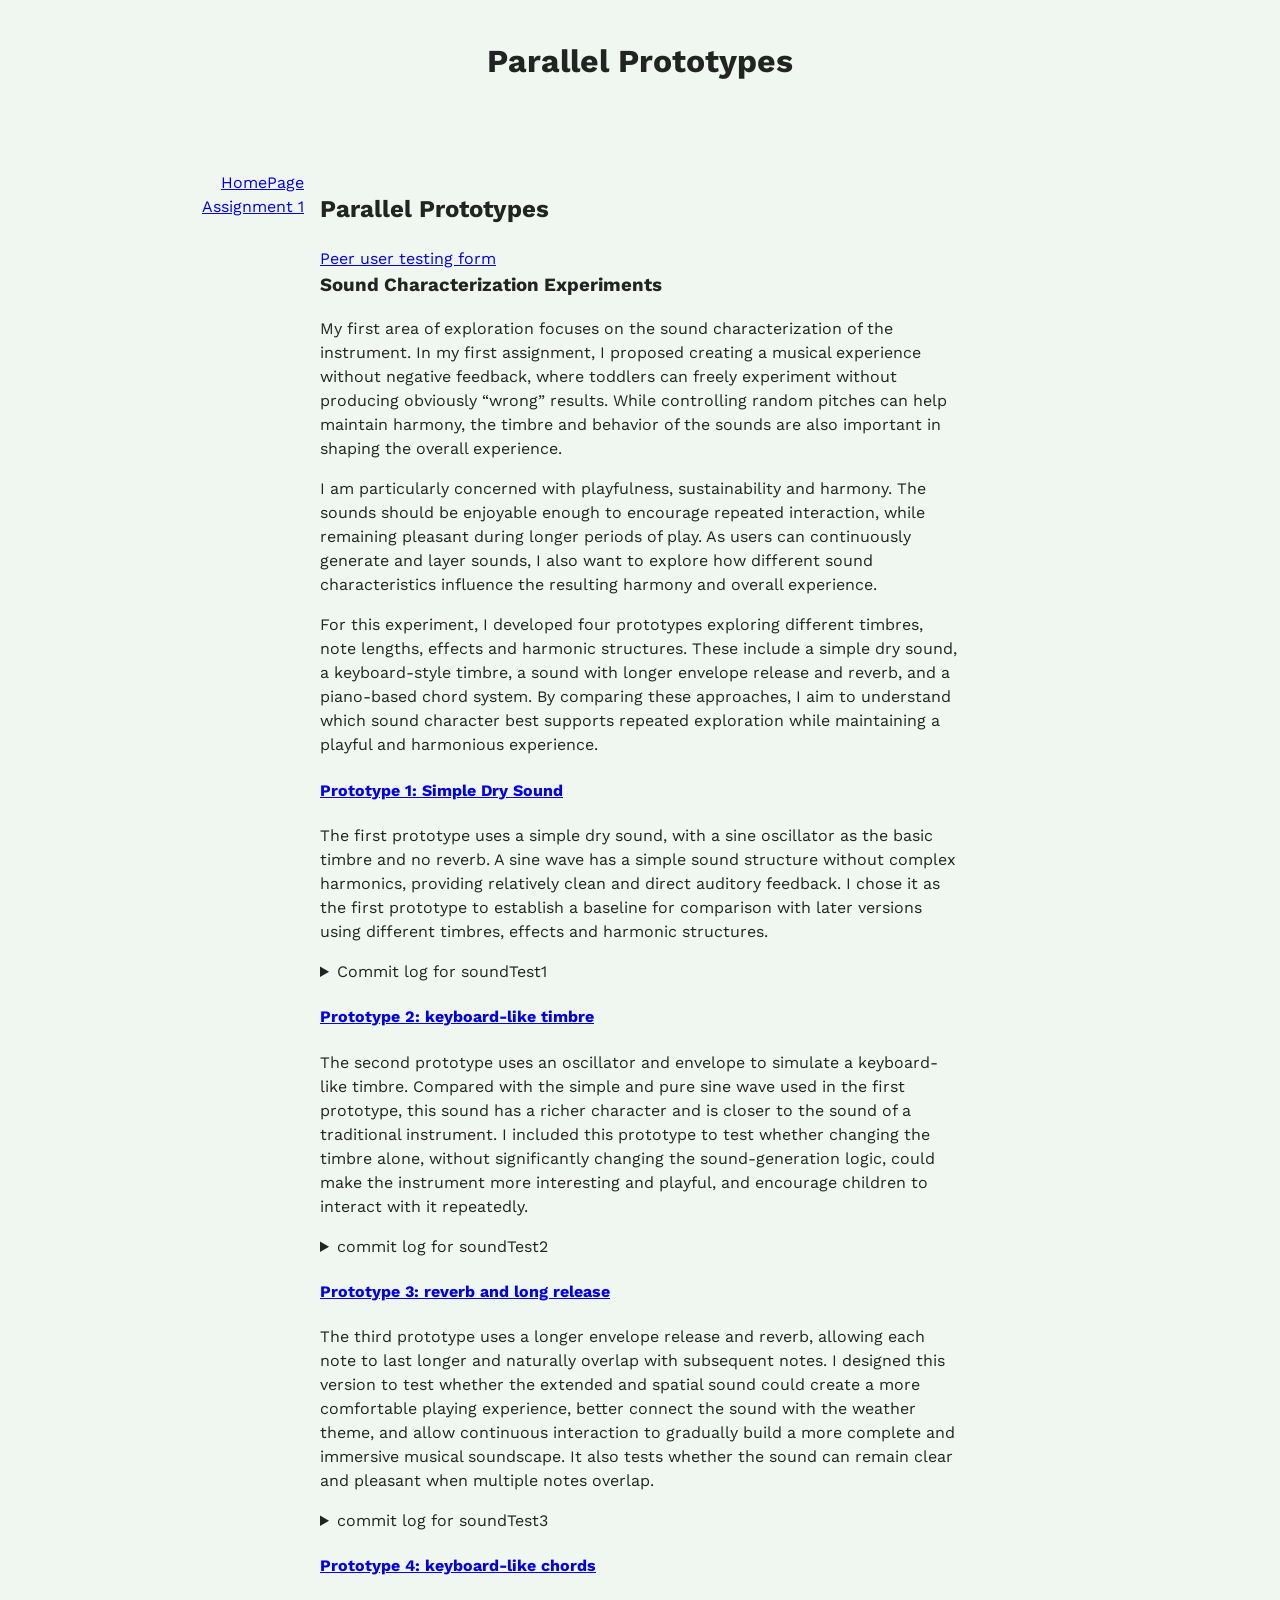
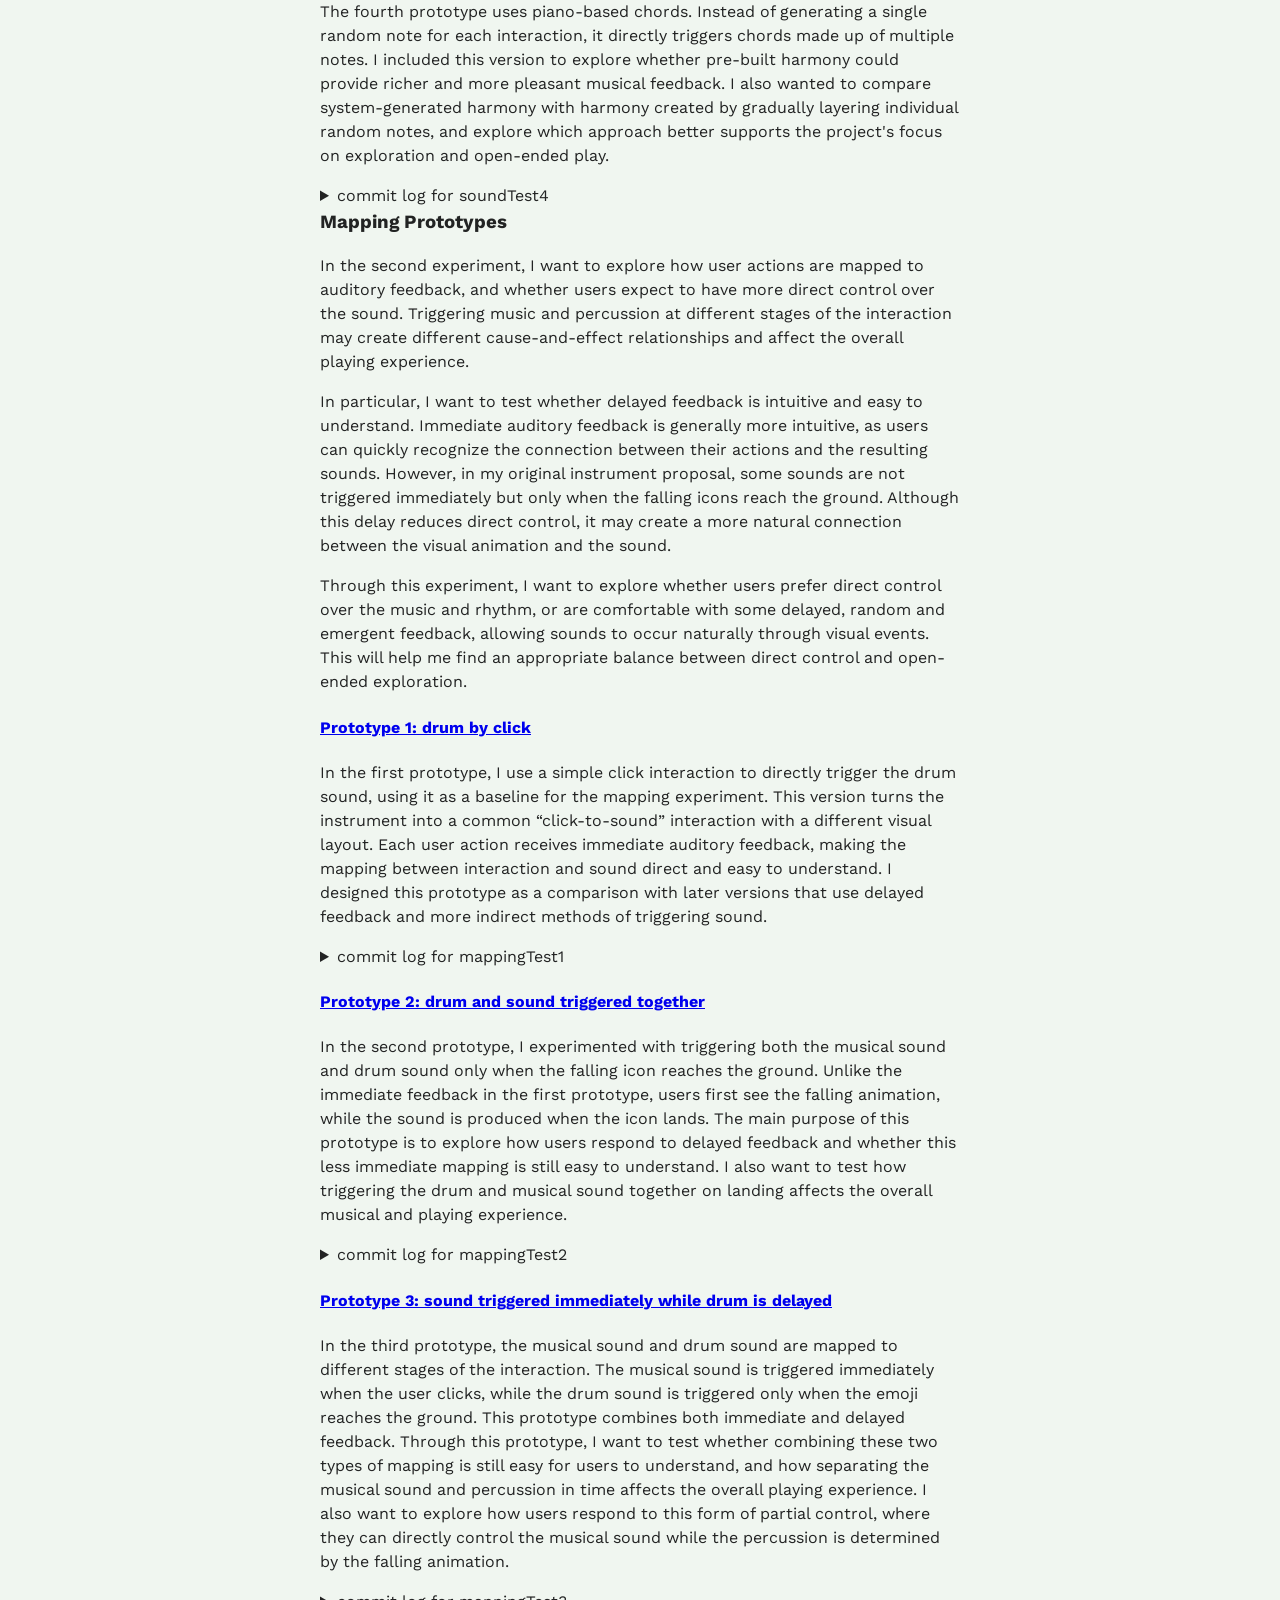
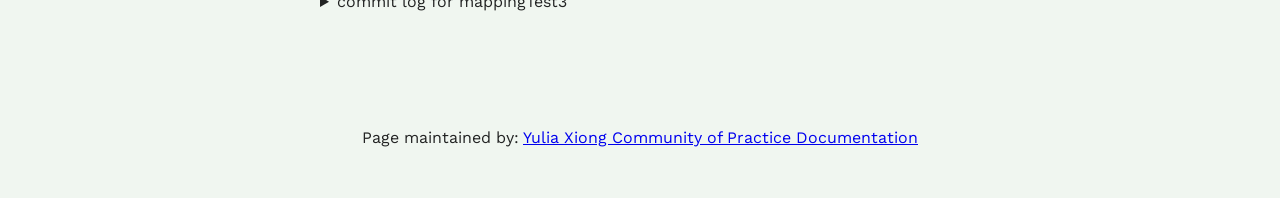
<file: assignment2.html>
<!DOCTYPE html>
<html lang="en">
<head>
    <meta charset="UTF-8">
    <meta name="viewport"
          content="width=device-width, user-scalable=no, initial-scale=1.0, maximum-scale=1.0, minimum-scale=1.0">
    <meta http-equiv="X-UA-Compatible" content="ie=edge">

    <title>Yulia's Assignment 2</title>

  <link rel="icon" type="image/png" href="./assets/icons/cat.png">

  <link rel="stylesheet" href="reset.css">
  <link rel="stylesheet" href="style.css">

</head>


<body>
<header>
<h1>Parallel Prototypes</h1>
</header>

<div class="mainNavContainer">

    <nav>
        <a href="./index.html">HomePage</a>
        <a href="./assignment1.html">Assignment 1</a>

    </nav>




<main>

    <section id="prototype-section">
        <h2>Parallel Prototypes</h2>

        <div id="peerUserTesting">
            <a href="https://forms.cloud.microsoft/r/mZ40Rm6jgS">Peer user testing form</a>
        </div>





        <div id="soundExperiment">
            <h3>Sound Characterization Experiments</h3>
            <p>My first area of exploration focuses on the sound characterization of the instrument. In my first assignment, I proposed creating a musical experience without negative feedback, where toddlers can freely experiment without producing obviously “wrong” results. While controlling random pitches can help maintain harmony, the timbre and behavior of the sounds are also important in shaping the overall experience.</p>

            <p>I am particularly concerned with playfulness, sustainability and harmony. The sounds should be enjoyable enough to encourage repeated interaction, while remaining pleasant during longer periods of play. As users can continuously generate and layer sounds, I also want to explore how different sound characteristics influence the resulting harmony and overall experience.</p>

            <p>For this experiment, I developed four prototypes exploring different timbres, note lengths, effects and harmonic structures. These include a simple dry sound, a keyboard-style timbre, a sound with longer envelope release and reverb, and a piano-based chord system. By comparing these approaches, I aim to understand which sound character best supports repeated exploration while maintaining a playful and harmonious experience.</p>

            <h4><a href="https://yulia-soundtest1.github.io/Yuliasoundtestone/">Prototype 1: Simple Dry Sound</a></h4>
            <p>The first prototype uses a simple dry sound, with a sine oscillator as the basic timbre and no reverb. A sine wave has a simple sound structure without complex harmonics, providing relatively clean and direct auditory feedback. I chose it as the first prototype to establish a baseline for comparison with later versions using different timbres, effects and harmonic structures.</p>

            <details>
                <summary>Commit log for soundTest1</summary>
                <table>

                    <thead><tr>

                        <th>Author</th>
                        <th>Date</th>
                        <th>Subject</th>
                        <th>Body</th>

                    </tr></thead>

                    <tbody>

                    <tr>

                        <td>yuliax000</td>
                        <td>Wed Jul 29 15:17:33 2026 +1000</td>
                        <td> adding the first button</td>
                        <td>create new html, css and javascript document. Import Tone.js,  add function to play a note and link it to the sound check button</td>

                    </tr>

                    <tr>

                        <td>yuliax000</td>
                        <td>Wed Aug 12 14:49:34 2026 +1000</td>
                        <td>add a modal and button</td>
                        <td>add a modal and button at the start of website</td>

                    </tr>

                    <tr>

                        <td>yuliax000</td>
                        <td>Wed Aug 12 14:56:32 2026 +1000</td>
                        <td>run toneInit</td>
                        <td>add a function called toneInit,  to run it after dialog closed</td>

                    </tr>

                    <tr>

                        <td>yuliax000</td>
                        <td>Wed Aug 12 15:55:33 2026 +1000</td>
                        <td>we added design system css</td>
                        <td>set up some variables for color and applied style to dialog box</td>

                    </tr>

                    <tr>

                        <td>yuliax000</td>
                        <td>Thu Aug 13 13:53:53 2026 +1000</td>
                        <td>change color</td>
                        <td></td>

                    </tr>

                    <tr>

                        <td>yuliax000</td>
                        <td>Sat Aug 15 16:34:33 2026 +1000</td>
                        <td>divide the sections and add container</td>
                        <td>I add weather container and drum container to the page.</td>

                    </tr>

                    <tr>

                        <td>yuliax000</td>
                        <td>Sat Aug 15 17:30:50 2026 +1000</td>
                        <td>add id to all sections</td>
                        <td></td>

                    </tr>

                    <tr>

                        <td>yuliax000</td>
                        <td>Sat Aug 15 19:29:17 2026 +1000</td>
                        <td>bind click events to these sections</td>
                        <td>I bound click events to some sample notes to these sections</td>

                    </tr>

                    <tr>

                        <td>yuliax000</td>
                        <td>Sun Aug 16 14:00:31 2026 +1000</td>
                        <td>add click events</td>
                        <td>I add basic click events to sections</td>

                    </tr>

                    <tr>

                        <td>yuliax000</td>
                        <td>Sun Aug 16 15:20:46 2026 +1000</td>
                        <td>add emoji visual effects</td>
                        <td>I add some basic emoji falling animation to each event listener.</td>

                    </tr>

                    <tr>

                        <td>yuliax000</td>
                        <td>Sun Aug 16 15:40:05 2026 +1000</td>
                        <td>random pitch and drum setting</td>
                        <td>I add random pitch to each section and add drum sound after animation end to pretend it crashed</td>

                    </tr>

                    <tr>

                        <td>yuliax000</td>
                        <td>Mon Aug 24 12:00:29 2026 +1000</td>
                        <td>add some animation for hitting drum</td>
                        <td></td>

                    </tr>

                    <tr>

                        <td>yuliax000</td>
                        <td>Mon Aug 24 17:24:09 2026 +1000</td>
                        <td>test branch change</td>
                        <td></td>

                    </tr>

                    <tr>

                        <td>yuliax000</td>
                        <td>Mon Aug 24 17:30:32 2026 +1000</td>
                        <td>change note length</td>
                        <td></td>

                    </tr>

                    <tr>

                        <td>yuliax000</td>
                        <td>Mon Aug 24 17:47:23 2026 +1000</td>
                        <td>only add oscillator</td>
                        <td></td>

                    </tr>

                    <tr>

                        <td>yuliax000</td>
                        <td>Tue Sep 15 15:49:12 2026 +1000</td>
                        <td>adjust drum sound</td>
                        <td>I adjust the drum sound</td>

                    </tr>

                    <tr>

                        <td>yuliax000</td>
                        <td>Tue Sep 15 16:05:14 2026 +1000</td>
                        <td>wear headphones</td>
                        <td>I add "Please wear headphones for the best experience" to intro</td>

                    </tr>

                    <tr>

                        <td>yuliax000</td>
                        <td>Tue Sep 15 16:26:33 2026 +1000</td>
                        <td>change icon</td>
                        <td></td>

                    </tr>

                    <tr>

                        <td>yuliax000</td>
                        <td>Tue Sep 15 21:03:58 2026 +1000</td>
                        <td>change thunder timbre</td>
                        <td></td>

                    </tr>

                    <tr>

                        <td>yuliax000</td>
                        <td>Tue Sep 15 21:15:44 2026 +1000</td>
                        <td>commit_history output</td>
                        <td></td>

                    </tr>

                    <tr>

                        <td>yuliax000</td>
                        <td>Thu Sep 24 16:46:54 2026 +1000</td>
                        <td>dark mode</td>
                        <td>I implemented the dark mode because I find the borders are invisible in dark mode</td>

                    </tr>

                    </tbody>

                </table>
            </details>


            <h4><a href="https://yulia-soundtest2.github.io/Yuliasoundtest2/">Prototype 2: keyboard-like timbre</a></h4>
            <p>The second prototype uses an oscillator and envelope to simulate a keyboard-like timbre. Compared with the simple and pure sine wave used in the first prototype, this sound has a richer character and is closer to the sound of a traditional instrument. I included this prototype to test whether changing the timbre alone, without significantly changing the sound-generation logic, could make the instrument more interesting and playful, and encourage children to interact with it repeatedly.</p>

            <details>
                <summary>commit log for soundTest2</summary>
                <table>

                    <thead><tr>

                        <th>Author</th>
                        <th>Date</th>
                        <th>Subject</th>
                        <th>Body</th>

                    </tr></thead>

                    <tbody>

                    <tr>

                        <td>yuliax000</td>
                        <td>Wed Jul 29 15:17:33 2026 +1000</td>
                        <td> adding the first button</td>
                        <td>create new html, css and javascript document. Import Tone.js,  add function to play a note and link it to the sound check button</td>

                    </tr>

                    <tr>

                        <td>yuliax000</td>
                        <td>Wed Aug 12 14:49:34 2026 +1000</td>
                        <td>add a modal and button</td>
                        <td>add a modal and button at the start of website</td>

                    </tr>

                    <tr>

                        <td>yuliax000</td>
                        <td>Wed Aug 12 14:56:32 2026 +1000</td>
                        <td>run toneInit</td>
                        <td>add a function called toneInit,  to run it after dialog closed</td>

                    </tr>

                    <tr>

                        <td>yuliax000</td>
                        <td>Wed Aug 12 15:55:33 2026 +1000</td>
                        <td>we added design system css</td>
                        <td>set up some variables for color and applied style to dialog box</td>

                    </tr>

                    <tr>

                        <td>yuliax000</td>
                        <td>Thu Aug 13 13:53:53 2026 +1000</td>
                        <td>change color</td>
                        <td></td>

                    </tr>

                    <tr>

                        <td>yuliax000</td>
                        <td>Sat Aug 15 16:34:33 2026 +1000</td>
                        <td>divide the sections and add container</td>
                        <td>I add weather container and drum container to the page.</td>

                    </tr>

                    <tr>

                        <td>yuliax000</td>
                        <td>Sat Aug 15 17:30:50 2026 +1000</td>
                        <td>add id to all sections</td>
                        <td></td>

                    </tr>

                    <tr>

                        <td>yuliax000</td>
                        <td>Sat Aug 15 19:29:17 2026 +1000</td>
                        <td>bind click events to these sections</td>
                        <td>I bound click events to some sample notes to these sections</td>

                    </tr>

                    <tr>

                        <td>yuliax000</td>
                        <td>Sun Aug 16 14:00:31 2026 +1000</td>
                        <td>add click events</td>
                        <td>I add basic click events to sections</td>

                    </tr>

                    <tr>

                        <td>yuliax000</td>
                        <td>Sun Aug 16 15:20:46 2026 +1000</td>
                        <td>add emoji visual effects</td>
                        <td>I add some basic emoji falling animation to each event listener.</td>

                    </tr>

                    <tr>

                        <td>yuliax000</td>
                        <td>Sun Aug 16 15:40:05 2026 +1000</td>
                        <td>random pitch and drum setting</td>
                        <td>I add random pitch to each section and add drum sound after animation end to pretend it crashed</td>

                    </tr>

                    <tr>

                        <td>yuliax000</td>
                        <td>Mon Aug 24 12:00:29 2026 +1000</td>
                        <td>add some animation for hitting drum</td>
                        <td></td>

                    </tr>

                    <tr>

                        <td>yuliax000</td>
                        <td>Mon Aug 24 17:24:09 2026 +1000</td>
                        <td>test branch change</td>
                        <td></td>

                    </tr>

                    <tr>

                        <td>yuliax000</td>
                        <td>Mon Aug 24 17:30:32 2026 +1000</td>
                        <td>change note length</td>
                        <td></td>

                    </tr>

                    <tr>

                        <td>yuliax000</td>
                        <td>Mon Sep 14 14:09:50 2026 +1000</td>
                        <td>commit_history</td>
                        <td></td>

                    </tr>

                    <tr>

                        <td>yuliax000</td>
                        <td>Mon Sep 14 14:22:50 2026 +1000</td>
                        <td>adjust the timbre</td>
                        <td>I adjust the timbre to keyboard-like by setting the oscillator and envelope to different parameters</td>

                    </tr>

                    <tr>

                        <td>yuliax000</td>
                        <td>Tue Sep 15 15:58:04 2026 +1000</td>
                        <td>adjust drum</td>
                        <td>drum timbre adjustment</td>

                    </tr>

                    <tr>

                        <td>yuliax000</td>
                        <td>Tue Sep 15 16:03:57 2026 +1000</td>
                        <td>modify the introdialog</td>
                        <td>I add " Wear headphones for the best experience鈥?to intro</td>

                    </tr>

                    <tr>

                        <td>yuliax000</td>
                        <td>Tue Sep 15 16:05:59 2026 +1000</td>
                        <td>add please</td>
                        <td>Add word "please"</td>

                    </tr>

                    <tr>

                        <td>yuliax000</td>
                        <td>Tue Sep 15 21:20:58 2026 +1000</td>
                        <td>create commit log history</td>
                        <td></td>

                    </tr>

                    <tr>

                        <td>yuliax000</td>
                        <td>Thu Sep 24 16:48:35 2026 +1000</td>
                        <td>dark mode</td>
                        <td>I implemented the dark mode because I find the borders are invisible in dark mode</td>

                    </tr>

                    </tbody>

                </table>

            </details>


            <h4><a href="https://yulia-soundtest3.github.io/Yuliasoundtest3/">Prototype 3: reverb and long release</a></h4>
            <p>The third prototype uses a longer envelope release and reverb, allowing each note to last longer and naturally overlap with subsequent notes. I designed this version to test whether the extended and spatial sound could create a more comfortable playing experience, better connect the sound with the weather theme, and allow continuous interaction to gradually build a more complete and immersive musical soundscape. It also tests whether the sound can remain clear and pleasant when multiple notes overlap.</p>

            <details>
                <summary>commit log for soundTest3</summary>
                <table>

                    <thead><tr>

                        <th>Author</th>
                        <th>Date</th>
                        <th>Subject</th>
                        <th>Body</th>

                    </tr></thead>

                    <tbody>

                    <tr>

                        <td>yuliax000</td>
                        <td>Wed Jul 29 15:17:33 2026 +1000</td>
                        <td> adding the first button</td>
                        <td>create new html, css and javascript document. Import Tone.js,  add function to play a note and link it to the sound check button</td>

                    </tr>

                    <tr>

                        <td>yuliax000</td>
                        <td>Wed Aug 12 14:49:34 2026 +1000</td>
                        <td>add a modal and button</td>
                        <td>add a modal and button at the start of website</td>

                    </tr>

                    <tr>

                        <td>yuliax000</td>
                        <td>Wed Aug 12 14:56:32 2026 +1000</td>
                        <td>run toneInit</td>
                        <td>add a function called toneInit,  to run it after dialog closed</td>

                    </tr>

                    <tr>

                        <td>yuliax000</td>
                        <td>Wed Aug 12 15:55:33 2026 +1000</td>
                        <td>we added design system css</td>
                        <td>set up some variables for color and applied style to dialog box</td>

                    </tr>

                    <tr>

                        <td>yuliax000</td>
                        <td>Thu Aug 13 13:53:53 2026 +1000</td>
                        <td>change color</td>
                        <td></td>

                    </tr>

                    <tr>

                        <td>yuliax000</td>
                        <td>Sat Aug 15 16:34:33 2026 +1000</td>
                        <td>divide the sections and add container</td>
                        <td>I add weather container and drum container to the page.</td>

                    </tr>

                    <tr>

                        <td>yuliax000</td>
                        <td>Sat Aug 15 17:30:50 2026 +1000</td>
                        <td>add id to all sections</td>
                        <td></td>

                    </tr>

                    <tr>

                        <td>yuliax000</td>
                        <td>Sat Aug 15 19:29:17 2026 +1000</td>
                        <td>bind click events to these sections</td>
                        <td>I bound click events to some sample notes to these sections</td>

                    </tr>

                    <tr>

                        <td>yuliax000</td>
                        <td>Sun Aug 16 14:00:31 2026 +1000</td>
                        <td>add click events</td>
                        <td>I add basic click events to sections</td>

                    </tr>

                    <tr>

                        <td>yuliax000</td>
                        <td>Sun Aug 16 15:20:46 2026 +1000</td>
                        <td>add emoji visual effects</td>
                        <td>I add some basic emoji falling animation to each event listener.</td>

                    </tr>

                    <tr>

                        <td>yuliax000</td>
                        <td>Sun Aug 16 15:40:05 2026 +1000</td>
                        <td>random pitch and drum setting</td>
                        <td>I add random pitch to each section and add drum sound after animation end to pretend it crashed</td>

                    </tr>

                    <tr>

                        <td>yuliax000</td>
                        <td>Mon Aug 24 12:00:29 2026 +1000</td>
                        <td>add some animation for hitting drum</td>
                        <td></td>

                    </tr>

                    <tr>

                        <td>yuliax000</td>
                        <td>Mon Aug 24 17:29:23 2026 +1000</td>
                        <td>add reverb and change note length</td>
                        <td></td>

                    </tr>

                    <tr>

                        <td>yuliax000</td>
                        <td>Mon Aug 24 17:38:18 2026 +1000</td>
                        <td>add envelope and oscillator</td>
                        <td></td>

                    </tr>

                    <tr>

                        <td>yuliax000</td>
                        <td>Mon Aug 24 17:55:00 2026 +1000</td>
                        <td>change different attribute</td>
                        <td></td>

                    </tr>

                    <tr>

                        <td>yuliax000</td>
                        <td>Wed Sep 9 13:45:01 2026 +1000</td>
                        <td>synth change</td>
                        <td>I connect synth to another node to make drum sound</td>

                    </tr>

                    <tr>

                        <td>yuliax000</td>
                        <td>Tue Sep 15 16:01:38 2026 +1000</td>
                        <td>adjust drum sound</td>
                        <td>adjust drum sound</td>

                    </tr>

                    <tr>

                        <td>yuliax000</td>
                        <td>Tue Sep 15 16:07:05 2026 +1000</td>
                        <td>Add headphone notice</td>
                        <td>I add "<p>Please wear headphones for the best experience</p>"</td>

                    </tr>

                    <tr>

                        <td>yuliax000</td>
                        <td>Tue Sep 15 21:29:20 2026 +1000</td>
                        <td>commit log</td>
                        <td></td>

                    </tr>

                    <tr>

                        <td>yuliax000</td>
                        <td>Thu Sep 24 16:50:23 2026 +1000</td>
                        <td>dark mode</td>
                        <td>I implemented the dark mode because I find the borders are invisible in dark mode</td>

                    </tr>

                    </tbody>

                </table>



            </details>




            <h4><a href="https://yulia-soundtest4.github.io/Yuliasoundtest4/">Prototype 4: keyboard-like chords</a></h4>
            <p>The fourth prototype uses piano-based chords. Instead of generating a single random note for each interaction, it directly triggers chords made up of multiple notes. I included this version to explore whether pre-built harmony could provide richer and more pleasant musical feedback. I also wanted to compare system-generated harmony with harmony created by gradually layering individual random notes, and explore which approach better supports the project's focus on exploration and open-ended play.</p>

            <details>
                <summary>commit log for soundTest4</summary>
                <table>

                    <thead><tr>

                        <th>Author</th>
                        <th>Date</th>
                        <th>Subject</th>
                        <th>Body</th>

                    </tr></thead>

                    <tbody>

                    <tr>

                        <td>yuliax000</td>
                        <td>Wed Jul 29 15:17:33 2026 +1000</td>
                        <td> adding the first button</td>
                        <td>create new html, css and javascript document. Import Tone.js,  add function to play a note and link it to the sound check button</td>

                    </tr>

                    <tr>

                        <td>yuliax000</td>
                        <td>Wed Aug 12 14:49:34 2026 +1000</td>
                        <td>add a modal and button</td>
                        <td>add a modal and button at the start of website</td>

                    </tr>

                    <tr>

                        <td>yuliax000</td>
                        <td>Wed Aug 12 14:56:32 2026 +1000</td>
                        <td>run toneInit</td>
                        <td>add a function called toneInit,  to run it after dialog closed</td>

                    </tr>

                    <tr>

                        <td>yuliax000</td>
                        <td>Wed Aug 12 15:55:33 2026 +1000</td>
                        <td>we added design system css</td>
                        <td>set up some variables for color and applied style to dialog box</td>

                    </tr>

                    <tr>

                        <td>yuliax000</td>
                        <td>Thu Aug 13 13:53:53 2026 +1000</td>
                        <td>change color</td>
                        <td></td>

                    </tr>

                    <tr>

                        <td>yuliax000</td>
                        <td>Sat Aug 15 16:34:33 2026 +1000</td>
                        <td>divide the sections and add container</td>
                        <td>I add weather container and drum container to the page.</td>

                    </tr>

                    <tr>

                        <td>yuliax000</td>
                        <td>Sat Aug 15 17:30:50 2026 +1000</td>
                        <td>add id to all sections</td>
                        <td></td>

                    </tr>

                    <tr>

                        <td>yuliax000</td>
                        <td>Sat Aug 15 19:29:17 2026 +1000</td>
                        <td>bind click events to these sections</td>
                        <td>I bound click events to some sample notes to these sections</td>

                    </tr>

                    <tr>

                        <td>yuliax000</td>
                        <td>Sun Aug 16 14:00:31 2026 +1000</td>
                        <td>add click events</td>
                        <td>I add basic click events to sections</td>

                    </tr>

                    <tr>

                        <td>yuliax000</td>
                        <td>Sun Aug 16 15:20:46 2026 +1000</td>
                        <td>add emoji visual effects</td>
                        <td>I add some basic emoji falling animation to each event listener.</td>

                    </tr>

                    <tr>

                        <td>yuliax000</td>
                        <td>Sun Aug 16 15:40:05 2026 +1000</td>
                        <td>random pitch and drum setting</td>
                        <td>I add random pitch to each section and add drum sound after animation end to pretend it crashed</td>

                    </tr>

                    <tr>

                        <td>yuliax000</td>
                        <td>Mon Aug 24 12:00:29 2026 +1000</td>
                        <td>add some animation for hitting drum</td>
                        <td></td>

                    </tr>

                    <tr>

                        <td>yuliax000</td>
                        <td>Mon Aug 24 17:29:23 2026 +1000</td>
                        <td>add reverb and change note length</td>
                        <td></td>

                    </tr>

                    <tr>

                        <td>yuliax000</td>
                        <td>Mon Aug 24 17:38:18 2026 +1000</td>
                        <td>add envelope and oscillator</td>
                        <td></td>

                    </tr>

                    <tr>

                        <td>yuliax000</td>
                        <td>Mon Aug 24 17:55:00 2026 +1000</td>
                        <td>change different attribute</td>
                        <td></td>

                    </tr>

                    <tr>

                        <td>yuliax000</td>
                        <td>Wed Sep 9 13:45:01 2026 +1000</td>
                        <td>synth change</td>
                        <td>I connect synth to another node to make drum sound</td>

                    </tr>

                    <tr>

                        <td>yuliax000</td>
                        <td>Mon Sep 14 14:52:51 2026 +1000</td>
                        <td>change notes to chords</td>
                        <td>I change the notes to chords and use the piano-like timbre.</td>

                    </tr>

                    <tr>

                        <td>yuliax000</td>
                        <td>Mon Sep 14 14:54:18 2026 +1000</td>
                        <td>enable drum notes</td>
                        <td>I forget to enable drum notes last time</td>

                    </tr>

                    <tr>

                        <td>yuliax000</td>
                        <td>Tue Sep 15 15:59:21 2026 +1000</td>
                        <td>adjust drum</td>
                        <td>adjust drum sound</td>

                    </tr>

                    <tr>

                        <td>yuliax000</td>
                        <td>Tue Sep 15 16:08:20 2026 +1000</td>
                        <td>add notice</td>
                        <td>I add "Please wear headphones for the best experience"</td>

                    </tr>

                    <tr>

                        <td>yuliax000</td>
                        <td>Thu Sep 24 17:10:10 2026 +1000</td>
                        <td>dark mode</td>
                        <td>I implemented the dark mode because I find the borders are invisible in dark mode</td>

                    </tr>

                    <tr>

                        <td>yuliax000</td>
                        <td>Thu Sep 24 17:34:19 2026 +1000</td>
                        <td>commit log</td>
                        <td></td>

                    </tr>

                    </tbody>

                </table>

            </details>




            <h3>Mapping Prototypes</h3>
            <p>In the second experiment, I want to explore how user actions are mapped to auditory feedback, and whether users expect to have more direct control over the sound. Triggering music and percussion at different stages of the interaction may create different cause-and-effect relationships and affect the overall playing experience.</p>
            <p>In particular, I want to test whether delayed feedback is intuitive and easy to understand. Immediate auditory feedback is generally more intuitive, as users can quickly recognize the connection between their actions and the resulting sounds. However, in my original instrument proposal, some sounds are not triggered immediately but only when the falling icons reach the ground. Although this delay reduces direct control, it may create a more natural connection between the visual animation and the sound.</p>
            <p>Through this experiment, I want to explore whether users prefer direct control over the music and rhythm, or are comfortable with some delayed, random and emergent feedback, allowing sounds to occur naturally through visual events. This will help me find an appropriate balance between direct control and open-ended exploration.</p>


            <h4><a href="https://yulia-mappingtest1.github.io/Yuliamappingtest1/">Prototype 1: drum by click</a></h4>
            <p>In the first prototype, I use a simple click interaction to directly trigger the drum sound, using it as a baseline for the mapping experiment. This version turns the instrument into a common “click-to-sound” interaction with a different visual layout. Each user action receives immediate auditory feedback, making the mapping between interaction and sound direct and easy to understand. I designed this prototype as a comparison with later versions that use delayed feedback and more indirect methods of triggering sound.
            </p>

            <details>
                <summary>
                    commit log for mappingTest1
                </summary>

                <table>

                    <thead><tr>

                        <th>Author</th>
                        <th>Date</th>
                        <th>Subject</th>
                        <th>Body</th>

                    </tr></thead>

                    <tbody>

                    <tr>

                        <td>yuliax000</td>
                        <td>Wed Jul 29 15:17:33 2026 +1000</td>
                        <td> adding the first button</td>
                        <td>create new html, css and javascript document. Import Tone.js,  add function to play a note and link it to the sound check button</td>

                    </tr>

                    <tr>

                        <td>yuliax000</td>
                        <td>Wed Aug 12 14:49:34 2026 +1000</td>
                        <td>add a modal and button</td>
                        <td>add a modal and button at the start of website</td>

                    </tr>

                    <tr>

                        <td>yuliax000</td>
                        <td>Wed Aug 12 14:56:32 2026 +1000</td>
                        <td>run toneInit</td>
                        <td>add a function called toneInit,  to run it after dialog closed</td>

                    </tr>

                    <tr>

                        <td>yuliax000</td>
                        <td>Wed Aug 12 15:55:33 2026 +1000</td>
                        <td>we added design system css</td>
                        <td>set up some variables for color and applied style to dialog box</td>

                    </tr>

                    <tr>

                        <td>yuliax000</td>
                        <td>Thu Aug 13 13:53:53 2026 +1000</td>
                        <td>change color</td>
                        <td></td>

                    </tr>

                    <tr>

                        <td>yuliax000</td>
                        <td>Sat Aug 15 16:34:33 2026 +1000</td>
                        <td>divide the sections and add container</td>
                        <td>I add weather container and drum container to the page.</td>

                    </tr>

                    <tr>

                        <td>yuliax000</td>
                        <td>Sat Aug 15 17:30:50 2026 +1000</td>
                        <td>add id to all sections</td>
                        <td></td>

                    </tr>

                    <tr>

                        <td>yuliax000</td>
                        <td>Sat Aug 15 19:29:17 2026 +1000</td>
                        <td>bind click events to these sections</td>
                        <td>I bound click events to some sample notes to these sections</td>

                    </tr>

                    <tr>

                        <td>yuliax000</td>
                        <td>Sun Aug 16 14:00:31 2026 +1000</td>
                        <td>add click events</td>
                        <td>I add basic click events to sections</td>

                    </tr>

                    <tr>

                        <td>yuliax000</td>
                        <td>Sun Aug 16 15:20:46 2026 +1000</td>
                        <td>add emoji visual effects</td>
                        <td>I add some basic emoji falling animation to each event listener.</td>

                    </tr>

                    <tr>

                        <td>yuliax000</td>
                        <td>Sun Aug 16 15:40:05 2026 +1000</td>
                        <td>random pitch and drum setting</td>
                        <td>I add random pitch to each section and add drum sound after animation end to pretend it crashed</td>

                    </tr>

                    <tr>

                        <td>yuliax000</td>
                        <td>Mon Aug 24 12:00:29 2026 +1000</td>
                        <td>add some animation for hitting drum</td>
                        <td></td>

                    </tr>

                    <tr>

                        <td>yuliax000</td>
                        <td>Mon Aug 24 17:24:09 2026 +1000</td>
                        <td>test branch change</td>
                        <td></td>

                    </tr>

                    <tr>

                        <td>yuliax000</td>
                        <td>Mon Aug 24 17:30:32 2026 +1000</td>
                        <td>change note length</td>
                        <td></td>

                    </tr>

                    <tr>

                        <td>yuliax000</td>
                        <td>Mon Aug 24 17:47:23 2026 +1000</td>
                        <td>only add oscillator</td>
                        <td></td>

                    </tr>

                    <tr>

                        <td>yuliax000</td>
                        <td>Mon Sep 14 16:35:38 2026 +1000</td>
                        <td>adding position to drum section</td>
                        <td>preparing for the implementation of emoji in drum area</td>

                    </tr>

                    <tr>

                        <td>yuliax000</td>
                        <td>Mon Sep 14 16:37:58 2026 +1000</td>
                        <td>adding emoji to drum</td>
                        <td>I add emoji to drum and cancel the part of playing drum sound after animation ends</td>

                    </tr>

                    <tr>

                        <td>yuliax000</td>
                        <td>Mon Sep 14 16:39:00 2026 +1000</td>
                        <td>change the drum timbre</td>
                        <td>I added a drum synth but forgot to use it.</td>

                    </tr>

                    <tr>

                        <td>yuliax000</td>
                        <td>Tue Sep 15 15:55:21 2026 +1000</td>
                        <td>adding timbre</td>
                        <td>adding timbre to drum and sound</td>

                    </tr>

                    <tr>

                        <td>yuliax000</td>
                        <td>Tue Sep 15 16:08:55 2026 +1000</td>
                        <td>add headphone line</td>
                        <td></td>

                    </tr>

                    <tr>

                        <td>yuliax000</td>
                        <td>Tue Sep 15 21:54:33 2026 +1000</td>
                        <td>create commit log</td>
                        <td></td>

                    </tr>

                    <tr>

                        <td>yuliax000</td>
                        <td>Thu Sep 24 16:38:31 2026 +1000</td>
                        <td>dark mode</td>
                        <td>I implemented the dark mode because I find the borders are invisible in dark mode</td>

                    </tr>

                    </tbody>

                </table>

            </details>


            <h4><a href="https://yulia-mappingtest2.github.io/Yuliamappingtest2/">Prototype 2: drum and sound triggered together</a></h4>
            <p>
                In the second prototype, I experimented with triggering both the musical sound and drum sound only when the falling icon reaches the ground. Unlike the immediate feedback in the first prototype, users first see the falling animation, while the sound is produced when the icon lands. The main purpose of this prototype is to explore how users respond to delayed feedback and whether this less immediate mapping is still easy to understand. I also want to test how triggering the drum and musical sound together on landing affects the overall musical and playing experience.
            </p>

            <details>
                <summary>commit log for mappingTest2</summary>

                <table>

                    <thead><tr>

                        <th>Author</th>
                        <th>Date</th>
                        <th>Subject</th>
                        <th>Body</th>

                    </tr></thead>

                    <tbody>

                    <tr>

                        <td>yuliax000</td>
                        <td>Wed Jul 29 15:17:33 2026 +1000</td>
                        <td> adding the first button</td>
                        <td>create new html, css and javascript document. Import Tone.js,  add function to play a note and link it to the sound check button</td>

                    </tr>

                    <tr>

                        <td>yuliax000</td>
                        <td>Wed Aug 12 14:49:34 2026 +1000</td>
                        <td>add a modal and button</td>
                        <td>add a modal and button at the start of website</td>

                    </tr>

                    <tr>

                        <td>yuliax000</td>
                        <td>Wed Aug 12 14:56:32 2026 +1000</td>
                        <td>run toneInit</td>
                        <td>add a function called toneInit,  to run it after dialog closed</td>

                    </tr>

                    <tr>

                        <td>yuliax000</td>
                        <td>Wed Aug 12 15:55:33 2026 +1000</td>
                        <td>we added design system css</td>
                        <td>set up some variables for color and applied style to dialog box</td>

                    </tr>

                    <tr>

                        <td>yuliax000</td>
                        <td>Thu Aug 13 13:53:53 2026 +1000</td>
                        <td>change color</td>
                        <td></td>

                    </tr>

                    <tr>

                        <td>yuliax000</td>
                        <td>Sat Aug 15 16:34:33 2026 +1000</td>
                        <td>divide the sections and add container</td>
                        <td>I add weather container and drum container to the page.</td>

                    </tr>

                    <tr>

                        <td>yuliax000</td>
                        <td>Sat Aug 15 17:30:50 2026 +1000</td>
                        <td>add id to all sections</td>
                        <td></td>

                    </tr>

                    <tr>

                        <td>yuliax000</td>
                        <td>Sat Aug 15 19:29:17 2026 +1000</td>
                        <td>bind click events to these sections</td>
                        <td>I bound click events to some sample notes to these sections</td>

                    </tr>

                    <tr>

                        <td>yuliax000</td>
                        <td>Sun Aug 16 14:00:31 2026 +1000</td>
                        <td>add click events</td>
                        <td>I add basic click events to sections</td>

                    </tr>

                    <tr>

                        <td>yuliax000</td>
                        <td>Sun Aug 16 15:20:46 2026 +1000</td>
                        <td>add emoji visual effects</td>
                        <td>I add some basic emoji falling animation to each event listener.</td>

                    </tr>

                    <tr>

                        <td>yuliax000</td>
                        <td>Sun Aug 16 15:40:05 2026 +1000</td>
                        <td>random pitch and drum setting</td>
                        <td>I add random pitch to each section and add drum sound after animation end to pretend it crashed</td>

                    </tr>

                    <tr>

                        <td>yuliax000</td>
                        <td>Mon Aug 24 12:00:29 2026 +1000</td>
                        <td>add some animation for hitting drum</td>
                        <td></td>

                    </tr>

                    <tr>

                        <td>yuliax000</td>
                        <td>Mon Aug 24 17:24:09 2026 +1000</td>
                        <td>test branch change</td>
                        <td></td>

                    </tr>

                    <tr>

                        <td>yuliax000</td>
                        <td>Mon Aug 24 17:30:32 2026 +1000</td>
                        <td>change note length</td>
                        <td></td>

                    </tr>

                    <tr>

                        <td>yuliax000</td>
                        <td>Mon Aug 24 17:47:23 2026 +1000</td>
                        <td>only add oscillator</td>
                        <td></td>

                    </tr>

                    <tr>

                        <td>yuliax000</td>
                        <td>Mon Sep 14 16:35:38 2026 +1000</td>
                        <td>adding position to drum section</td>
                        <td>preparing for the implementation of emoji in drum area</td>

                    </tr>

                    <tr>

                        <td>yuliax000</td>
                        <td>Mon Sep 14 16:37:58 2026 +1000</td>
                        <td>adding emoji to drum</td>
                        <td>I add emoji to drum and cancel the part of playing drum sound after animation ends</td>

                    </tr>

                    <tr>

                        <td>yuliax000</td>
                        <td>Mon Sep 14 16:39:00 2026 +1000</td>
                        <td>change the drum timbre</td>
                        <td>I added a drum synth but forgot to use it.</td>

                    </tr>

                    <tr>

                        <td>yuliax000</td>
                        <td>Mon Sep 14 16:55:58 2026 +1000</td>
                        <td>enable the drum</td>
                        <td>adding a emoji feedback while the drum sound is triggered</td>

                    </tr>

                    <tr>

                        <td>yuliax000</td>
                        <td>Mon Sep 14 16:59:38 2026 +1000</td>
                        <td>delete the emoji</td>
                        <td>the emoji causes some problems and I think the color feedback is enough</td>

                    </tr>

                    <tr>

                        <td>yuliax000</td>
                        <td>Mon Sep 14 17:05:05 2026 +1000</td>
                        <td>cancel triggerAttackRelease in click events</td>
                        <td>I cancel the triggerAttackRelease in sun,  rain,  thunder,  and wind click events</td>

                    </tr>

                    <tr>

                        <td>yuliax000</td>
                        <td>Mon Sep 14 17:10:25 2026 +1000</td>
                        <td>add notes and duration parameter to falling emoji function</td>
                        <td>I integrate the note-playing code into falling emoji function so that they can be triggered together</td>

                    </tr>

                    <tr>

                        <td>yuliax000</td>
                        <td>Mon Sep 14 17:13:30 2026 +1000</td>
                        <td>implement the new creating emoji function</td>
                        <td>I transferred  corresponding parameters to the event listeners.</td>

                    </tr>

                    <tr>

                        <td>yuliax000</td>
                        <td>Tue Sep 15 15:53:15 2026 +1000</td>
                        <td>adjust timbre</td>
                        <td>using "sine" oscillator makes the thunder section no sound</td>

                    </tr>

                    <tr>

                        <td>yuliax000</td>
                        <td>Tue Sep 15 16:09:39 2026 +1000</td>
                        <td>add headphone line</td>
                        <td></td>

                    </tr>

                    <tr>

                        <td>yuliax000</td>
                        <td>Tue Sep 15 22:02:44 2026 +1000</td>
                        <td>commit log</td>
                        <td></td>

                    </tr>

                    <tr>

                        <td>yuliax000</td>
                        <td>Thu Sep 24 16:39:51 2026 +1000</td>
                        <td>dark mode</td>
                        <td>I implemented the dark mode because I find the borders are invisible in dark mode</td>

                    </tr>

                    </tbody>

                </table>

            </details>

            <h4><a href="https://yulia-mappingtest3.github.io/Yuliamappingtest3/">Prototype 3: sound triggered immediately while drum is delayed</a></h4>
            <p>In the third prototype, the musical sound and drum sound are mapped to different stages of the interaction. The musical sound is triggered immediately when the user clicks, while the drum sound is triggered only when the emoji reaches the ground. This prototype combines both immediate and delayed feedback. Through this prototype, I want to test whether combining these two types of mapping is still easy for users to understand, and how separating the musical sound and percussion in time affects the overall playing experience. I also want to explore how users respond to this form of partial control, where they can directly control the musical sound while the percussion is determined by the falling animation.</p>

            <details>
                <summary>
                    commit log for mappingTest3
                </summary>

                <table>

                    <thead><tr>

                        <th>Author</th>
                        <th>Date</th>
                        <th>Subject</th>
                        <th>Body</th>

                    </tr></thead>

                    <tbody>

                    <tr>

                        <td>yuliax000</td>
                        <td>Wed Jul 29 15:17:33 2026 +1000</td>
                        <td> adding the first button</td>
                        <td>create new html, css and javascript document. Import Tone.js,  add function to play a note and link it to the sound check button</td>

                    </tr>

                    <tr>

                        <td>yuliax000</td>
                        <td>Wed Aug 12 14:49:34 2026 +1000</td>
                        <td>add a modal and button</td>
                        <td>add a modal and button at the start of website</td>

                    </tr>

                    <tr>

                        <td>yuliax000</td>
                        <td>Wed Aug 12 14:56:32 2026 +1000</td>
                        <td>run toneInit</td>
                        <td>add a function called toneInit,  to run it after dialog closed</td>

                    </tr>

                    <tr>

                        <td>yuliax000</td>
                        <td>Wed Aug 12 15:55:33 2026 +1000</td>
                        <td>we added design system css</td>
                        <td>set up some variables for color and applied style to dialog box</td>

                    </tr>

                    <tr>

                        <td>yuliax000</td>
                        <td>Thu Aug 13 13:53:53 2026 +1000</td>
                        <td>change color</td>
                        <td></td>

                    </tr>

                    <tr>

                        <td>yuliax000</td>
                        <td>Sat Aug 15 16:34:33 2026 +1000</td>
                        <td>divide the sections and add container</td>
                        <td>I add weather container and drum container to the page.</td>

                    </tr>

                    <tr>

                        <td>yuliax000</td>
                        <td>Sat Aug 15 17:30:50 2026 +1000</td>
                        <td>add id to all sections</td>
                        <td></td>

                    </tr>

                    <tr>

                        <td>yuliax000</td>
                        <td>Sat Aug 15 19:29:17 2026 +1000</td>
                        <td>bind click events to these sections</td>
                        <td>I bound click events to some sample notes to these sections</td>

                    </tr>

                    <tr>

                        <td>yuliax000</td>
                        <td>Sun Aug 16 14:00:31 2026 +1000</td>
                        <td>add click events</td>
                        <td>I add basic click events to sections</td>

                    </tr>

                    <tr>

                        <td>yuliax000</td>
                        <td>Sun Aug 16 15:20:46 2026 +1000</td>
                        <td>add emoji visual effects</td>
                        <td>I add some basic emoji falling animation to each event listener.</td>

                    </tr>

                    <tr>

                        <td>yuliax000</td>
                        <td>Sun Aug 16 15:40:05 2026 +1000</td>
                        <td>random pitch and drum setting</td>
                        <td>I add random pitch to each section and add drum sound after animation end to pretend it crashed</td>

                    </tr>

                    <tr>

                        <td>yuliax000</td>
                        <td>Mon Aug 24 12:00:29 2026 +1000</td>
                        <td>add some animation for hitting drum</td>
                        <td></td>

                    </tr>

                    <tr>

                        <td>yuliax000</td>
                        <td>Mon Aug 24 17:24:09 2026 +1000</td>
                        <td>test branch change</td>
                        <td></td>

                    </tr>

                    <tr>

                        <td>yuliax000</td>
                        <td>Mon Aug 24 17:30:32 2026 +1000</td>
                        <td>change note length</td>
                        <td></td>

                    </tr>

                    <tr>

                        <td>yuliax000</td>
                        <td>Mon Aug 24 17:47:23 2026 +1000</td>
                        <td>only add oscillator</td>
                        <td></td>

                    </tr>

                    <tr>

                        <td>yuliax000</td>
                        <td>Mon Sep 14 16:35:38 2026 +1000</td>
                        <td>adding position to drum section</td>
                        <td>preparing for the implementation of emoji in drum area</td>

                    </tr>

                    <tr>

                        <td>yuliax000</td>
                        <td>Mon Sep 14 16:37:58 2026 +1000</td>
                        <td>adding emoji to drum</td>
                        <td>I add emoji to drum and cancel the part of playing drum sound after animation ends</td>

                    </tr>

                    <tr>

                        <td>yuliax000</td>
                        <td>Mon Sep 14 16:39:00 2026 +1000</td>
                        <td>change the drum timbre</td>
                        <td>I added a drum synth but forgot to use it.</td>

                    </tr>

                    <tr>

                        <td>yuliax000</td>
                        <td>Mon Sep 14 16:55:58 2026 +1000</td>
                        <td>enable the drum</td>
                        <td>adding a emoji feedback while the drum sound is triggered</td>

                    </tr>

                    <tr>

                        <td>yuliax000</td>
                        <td>Mon Sep 14 16:59:38 2026 +1000</td>
                        <td>delete the emoji</td>
                        <td>the emoji causes some problems and I think the color feedback is enough</td>

                    </tr>

                    <tr>

                        <td>yuliax000</td>
                        <td>Mon Sep 14 17:05:05 2026 +1000</td>
                        <td>cancel triggerAttackRelease in click events</td>
                        <td>I cancel the triggerAttackRelease in sun,  rain,  thunder,  and wind click events</td>

                    </tr>

                    <tr>

                        <td>yuliax000</td>
                        <td>Mon Sep 14 17:10:25 2026 +1000</td>
                        <td>add notes and duration parameter to falling emoji function</td>
                        <td>I integrate the note-playing code into falling emoji function so that they can be triggered together</td>

                    </tr>

                    <tr>

                        <td>yuliax000</td>
                        <td>Mon Sep 14 17:13:30 2026 +1000</td>
                        <td>implement the new creating emoji function</td>
                        <td>I transferred  corresponding parameters to the event listeners.</td>

                    </tr>

                    <tr>

                        <td>yuliax000</td>
                        <td>Mon Sep 14 17:18:46 2026 +1000</td>
                        <td>change backwards to the version where the sounds are triggered seperately</td>
                        <td>I forgot to create new branch...so this version goes back to the version where each sections has its own triggerAttackRelease</td>

                    </tr>

                    <tr>

                        <td>yuliax000</td>
                        <td>Tue Sep 15 15:56:32 2026 +1000</td>
                        <td>adjust drum sound</td>
                        <td>adjusting the drum and timbre</td>

                    </tr>

                    <tr>

                        <td>yuliax000</td>
                        <td>Tue Sep 15 16:10:33 2026 +1000</td>
                        <td>adding headphone line</td>
                        <td></td>

                    </tr>

                    <tr>

                        <td>yuliax000</td>
                        <td>Tue Sep 15 22:03:24 2026 +1000</td>
                        <td>commit log</td>
                        <td></td>

                    </tr>

                    <tr>

                        <td>yuliax000</td>
                        <td>Thu Sep 24 16:41:16 2026 +1000</td>
                        <td>dark mode</td>
                        <td>I implemented the dark mode because I find the borders are invisible in dark mode</td>

                    </tr>

                    </tbody>

                </table>
            </details>






            <p></p>



        </div>

    </section>






    </main>

    <!-- this is an empty element which helps with spacing -->
    <aside></aside>

</div>

<footer>
    <p>
        <!-- !!!!! -->
        <!--    change this to your preferred online name and update link to refer to your GitHub page  -->
        Page maintained by:
        <a href="https://github.com/yuliax000/specialisationWorkIndex" target="_blank">
            Yulia Xiong
        </a>

        <a href="https://au.miro.com/app/board/u3jVOf5rZ-E=/?share_link_id=3414443768">Community of Practice Documentation</a>
    </p>
</footer>


</body>
</html>
</file>
<file: style.css>
/*!!!!!*/
/*add in your own font imports here*/
/*remember to update them in the rest of the CSS : eg the body selector*/
@import url('https://fonts.googleapis.com/css2?family=Work+Sans:ital,wght@0,100..900;1,100..900&display=swap');

/*!!!!!*/
/*change out, and/or add colours to the colour scheme*/
:root{
    /* basic 2-bit palette from 1bit Monitor Glow Palette by Polyducks */
    /* https://lospec.com/palette-list/1bit-monitor-glow */
    --colour-1: #222323;
    --colour-2: #f0f6f0;
}

/* this swaps the colour order to account for user's OS dark mode */
/*!!!!!*/
/*remember to update the colours here too to reflect the above changes*/
@media (prefers-color-scheme: dark) {
    :root{
        --colour-1: #f0f6f0;
        --colour-2: #222323;
    }
}


body {
    background-color: var(--colour-2);
    color: var(--colour-1);
    font-family: 'Work Sans', sans-serif;
    line-height: 1.5;
    padding: 1rem;
    display: flex;
    flex-direction: column;
    gap: 1rem;
}

header {
    display: flex;
    justify-content: center;
    margin-block-end: 3rem;
}

.mainNavContainer {
    flex: 1;
    display: flex;
    justify-content: center;
    gap: 1rem;
}

nav {
    display: flex;
    flex-direction: column;
    min-width: fit-content;
    flex: 1;
    align-items: flex-end;
}

main {
    display: flex;
    flex-direction: column;
    align-items: center;
}

section {
    max-width: 80rch;
}

h3 {
   margin-top: 0;
}

#framing-section {
    display: flex;
    flex-direction: column;
    align-items: flex-start;
}
aside {
    visibility: hidden;
    flex: 1;
}

footer {
    display: flex;
    justify-content: center;
    margin-block-start: 3rem;
    padding: 1rem;

    align-items: center;
    flex-direction: column;
}

/*technique from Kevin Powell*/
/*https://youtu.be/CU8Plk-53RU?si=zMpP0Pfbg1SaXeDB&t=255*/
/*longer post about how this works and the * + * selector*/
/*https://alistapart.com/article/axiomatic-css-and-lobotomized-owls/*/
.prose > * + * {
    margin-block-start: var(--prose-flow, 1em);
}

/* breakpoints from Material Design Spec https://m3.material.io/foundations/layout/breakpoints/overview */
/* while sometimes mobile first is recommended, as we will be focused on desktop, we will start there */

/* assumed base sizing is large (1200–1599px) : desktop  */

/* extra-large breakpoint : desktop, ultrawide monitors */
@media (width > 1600px) {

}

/* expanded breakpoint : phone or tablet in landscape, desktop */
@media (width < 1200px) {
    header {
        margin-block-end: 2rem;
    }
    footer {
        margin-block-start: 2rem;
    }
}
/* medium breakpoint : tablet in portrait */
@media (width < 840px) {
    header {
        margin-block-end: 1rem;
    }
    .mainNavContainer {
        flex-direction: column;
        justify-content: flex-start;
        align-items: center;
    }
    nav {
        flex: 0;
        width: 100%;
        max-width: 80rch;
        justify-content: space-between;
        flex-direction: row;
    }
    main {
        flex: 1;
    }
    aside {
        flex: 0;
    }
    footer {
        margin-block-start: 1rem;
    }
}
/* compact breakpoint : phone in portrait */
@media (width < 600px) {

}
#peerUserTesting {

}
</file>
